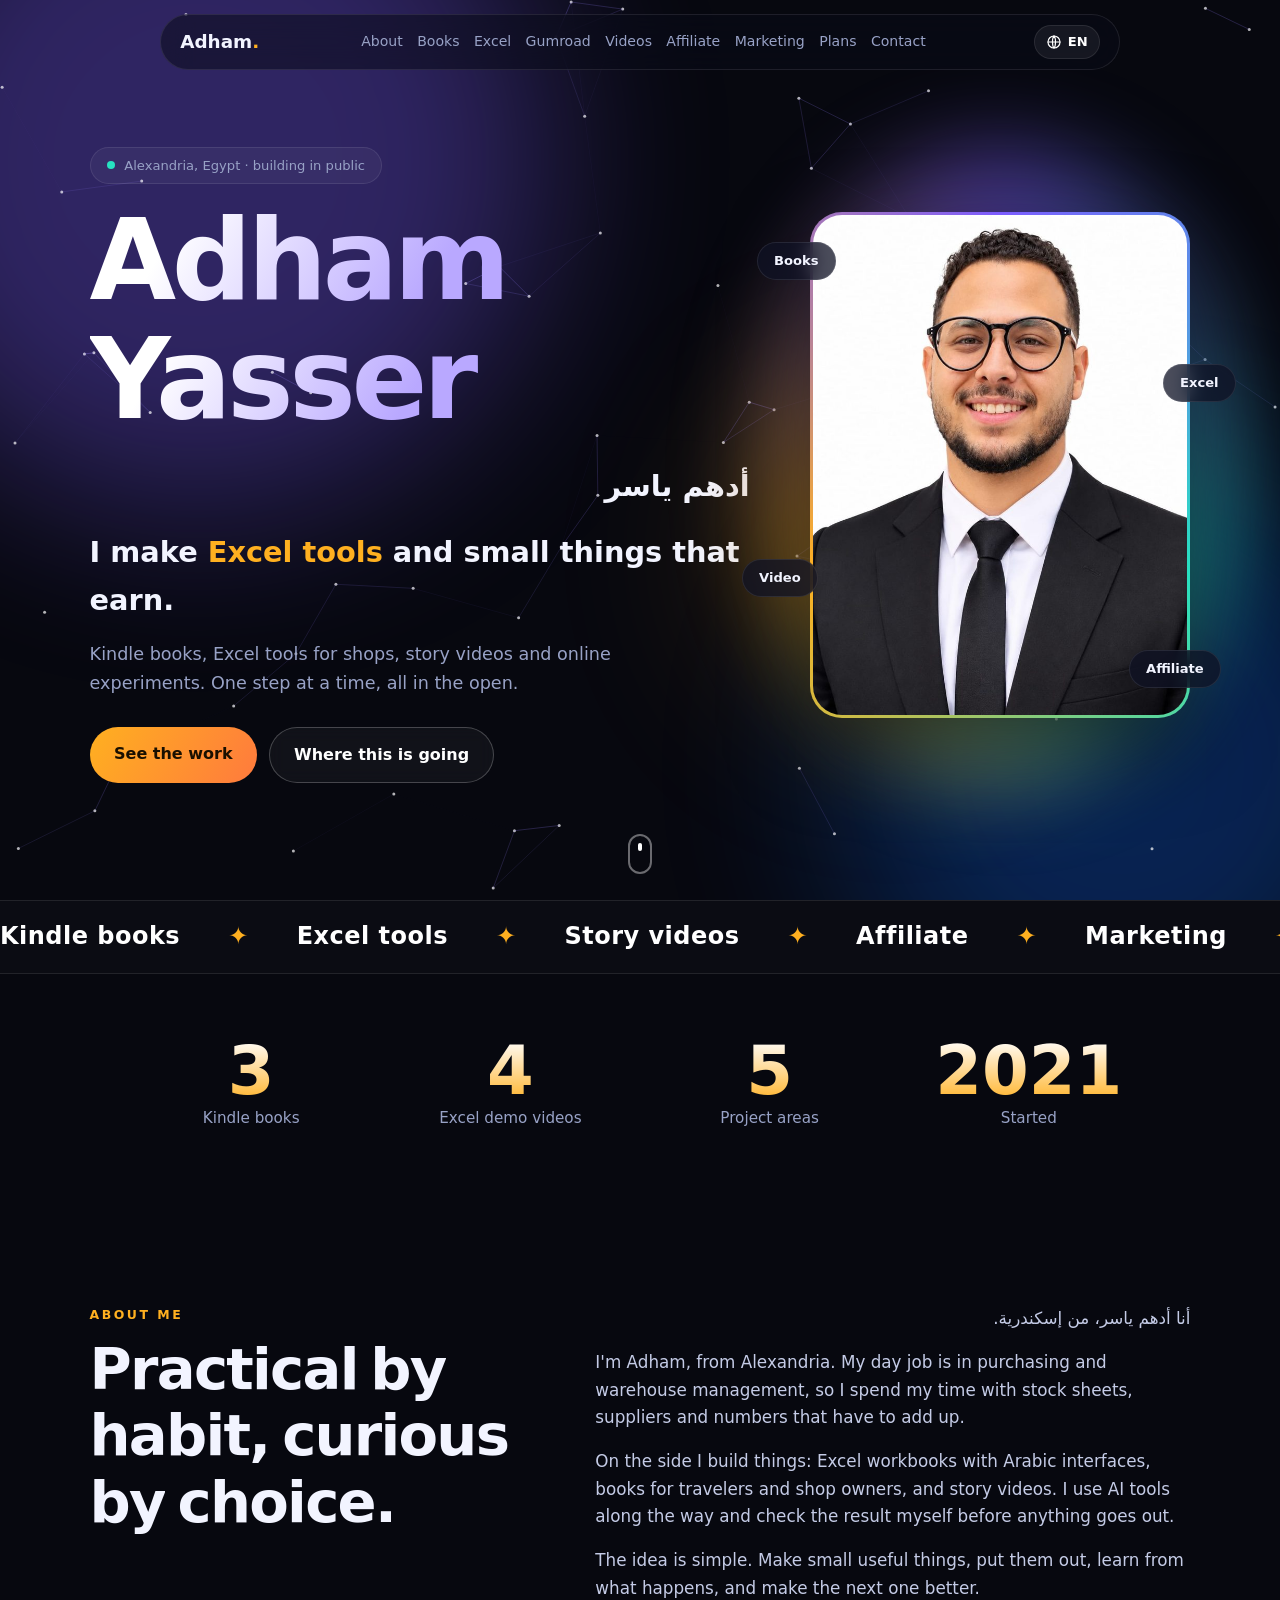
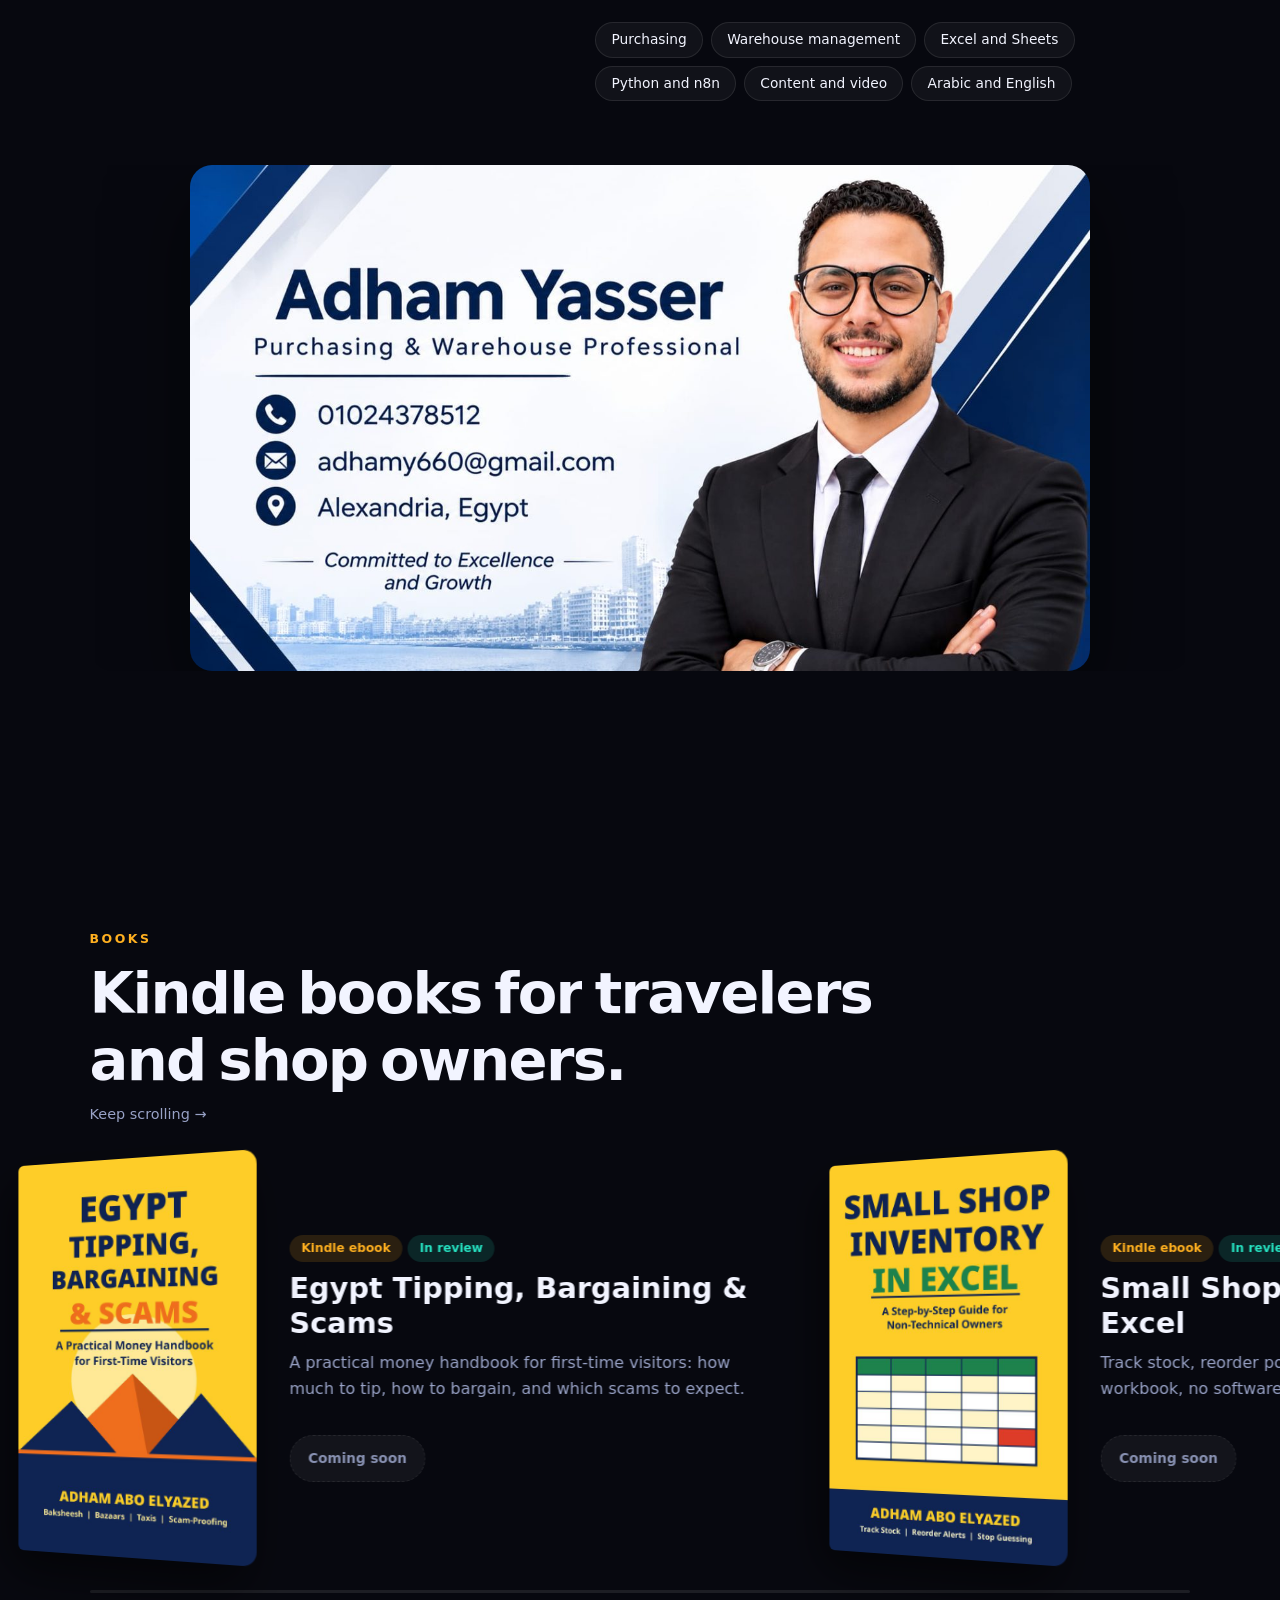
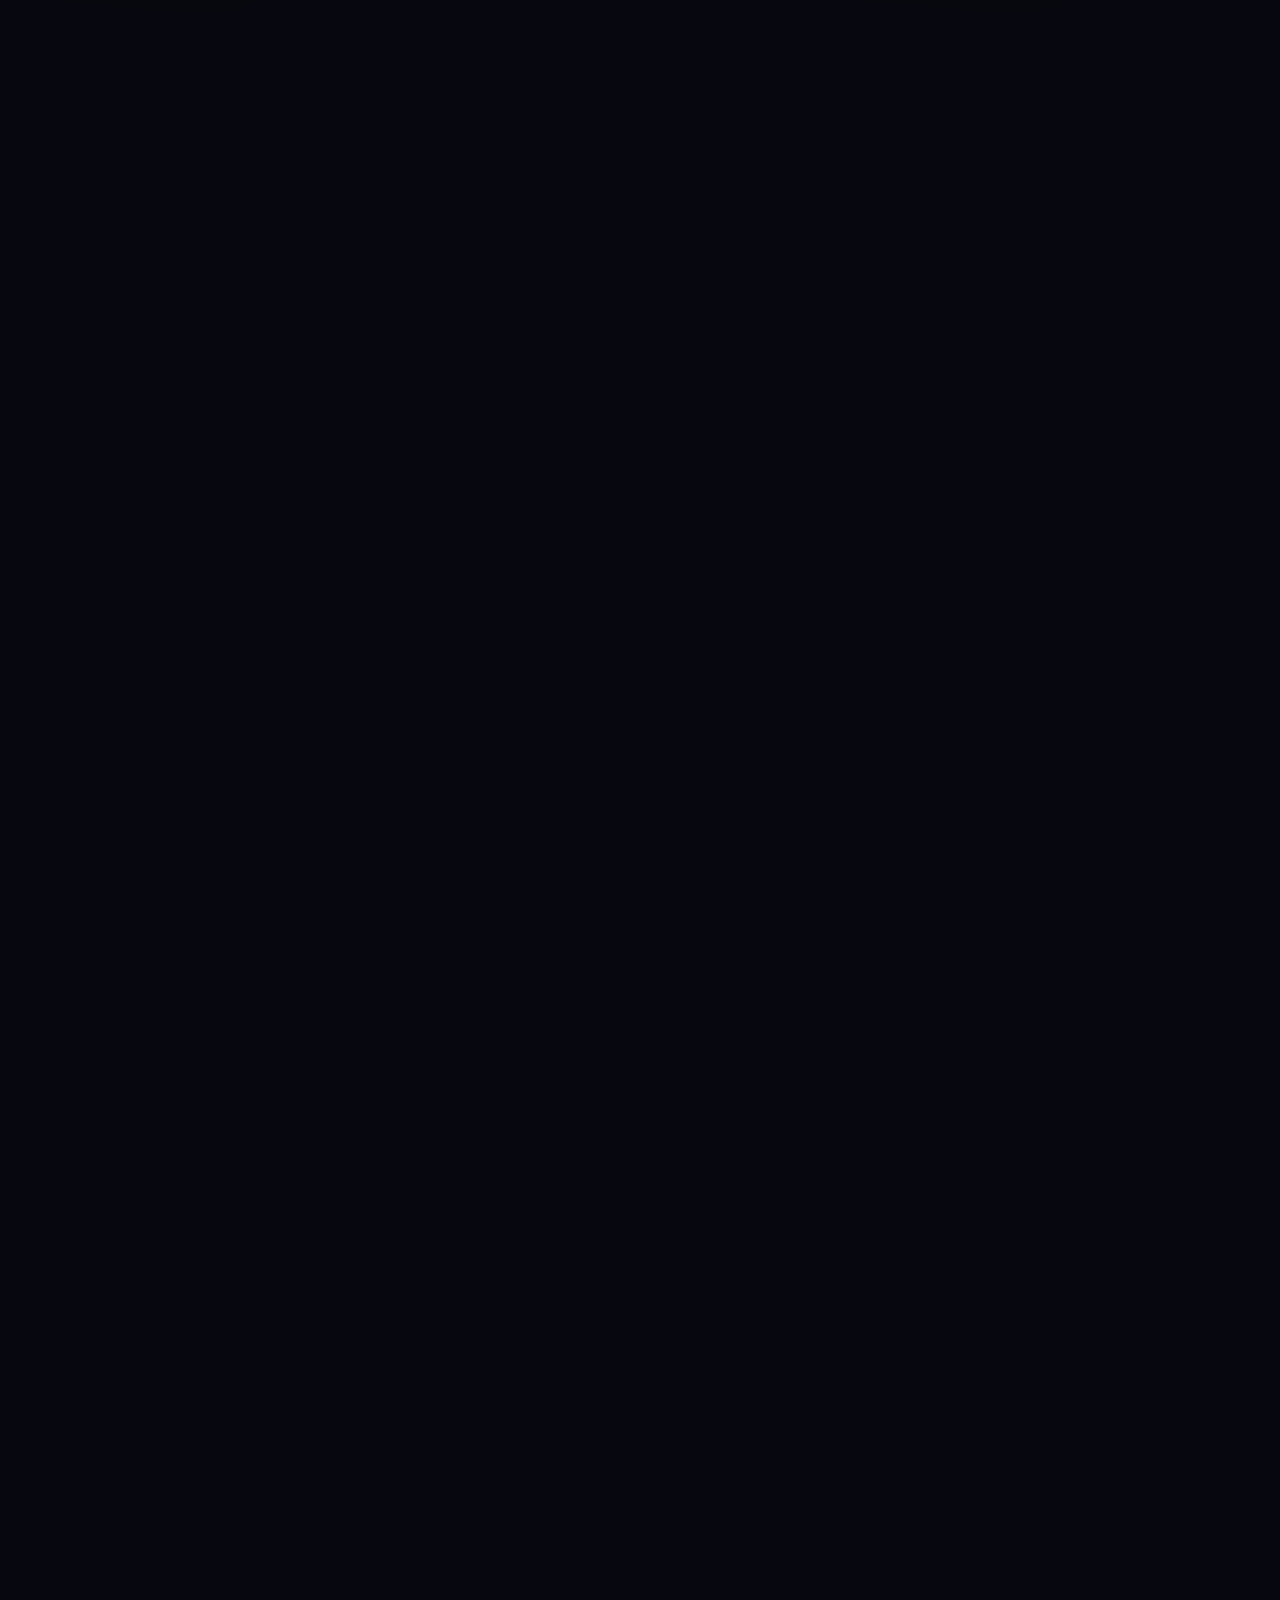
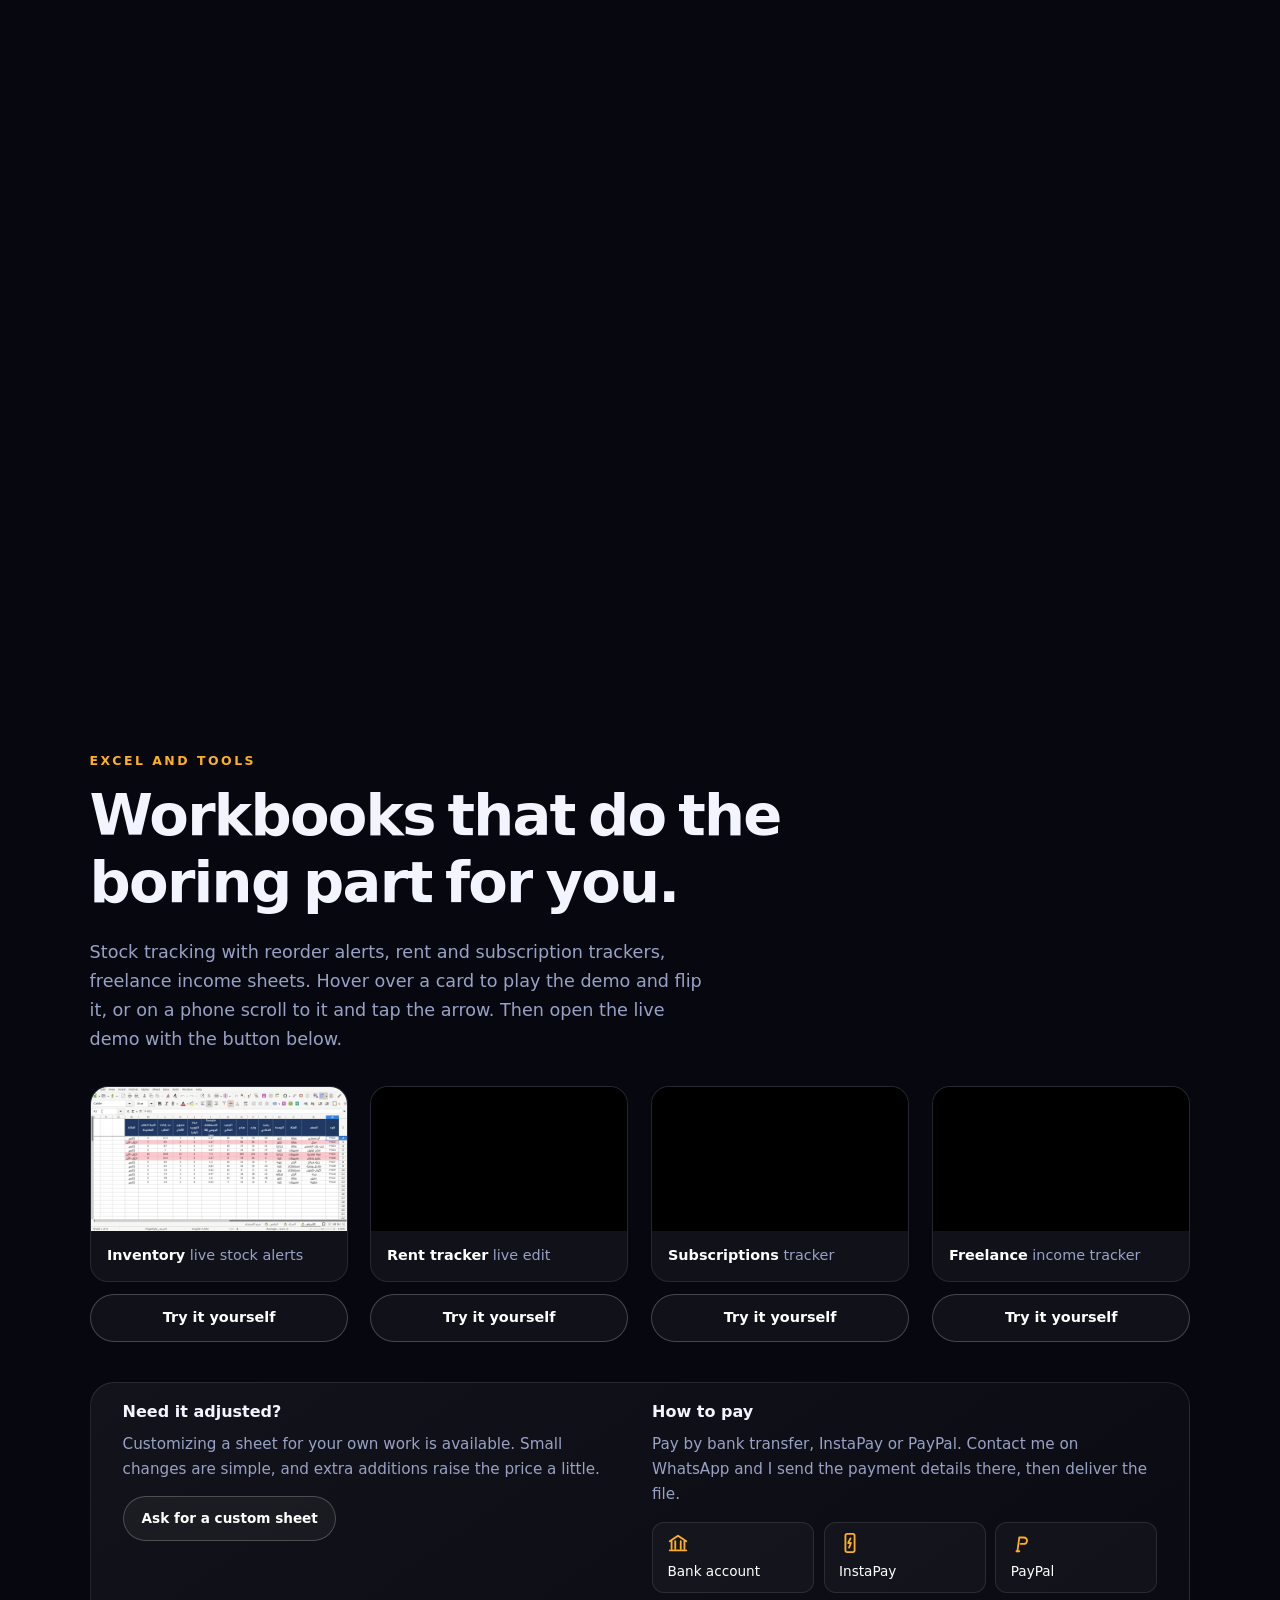
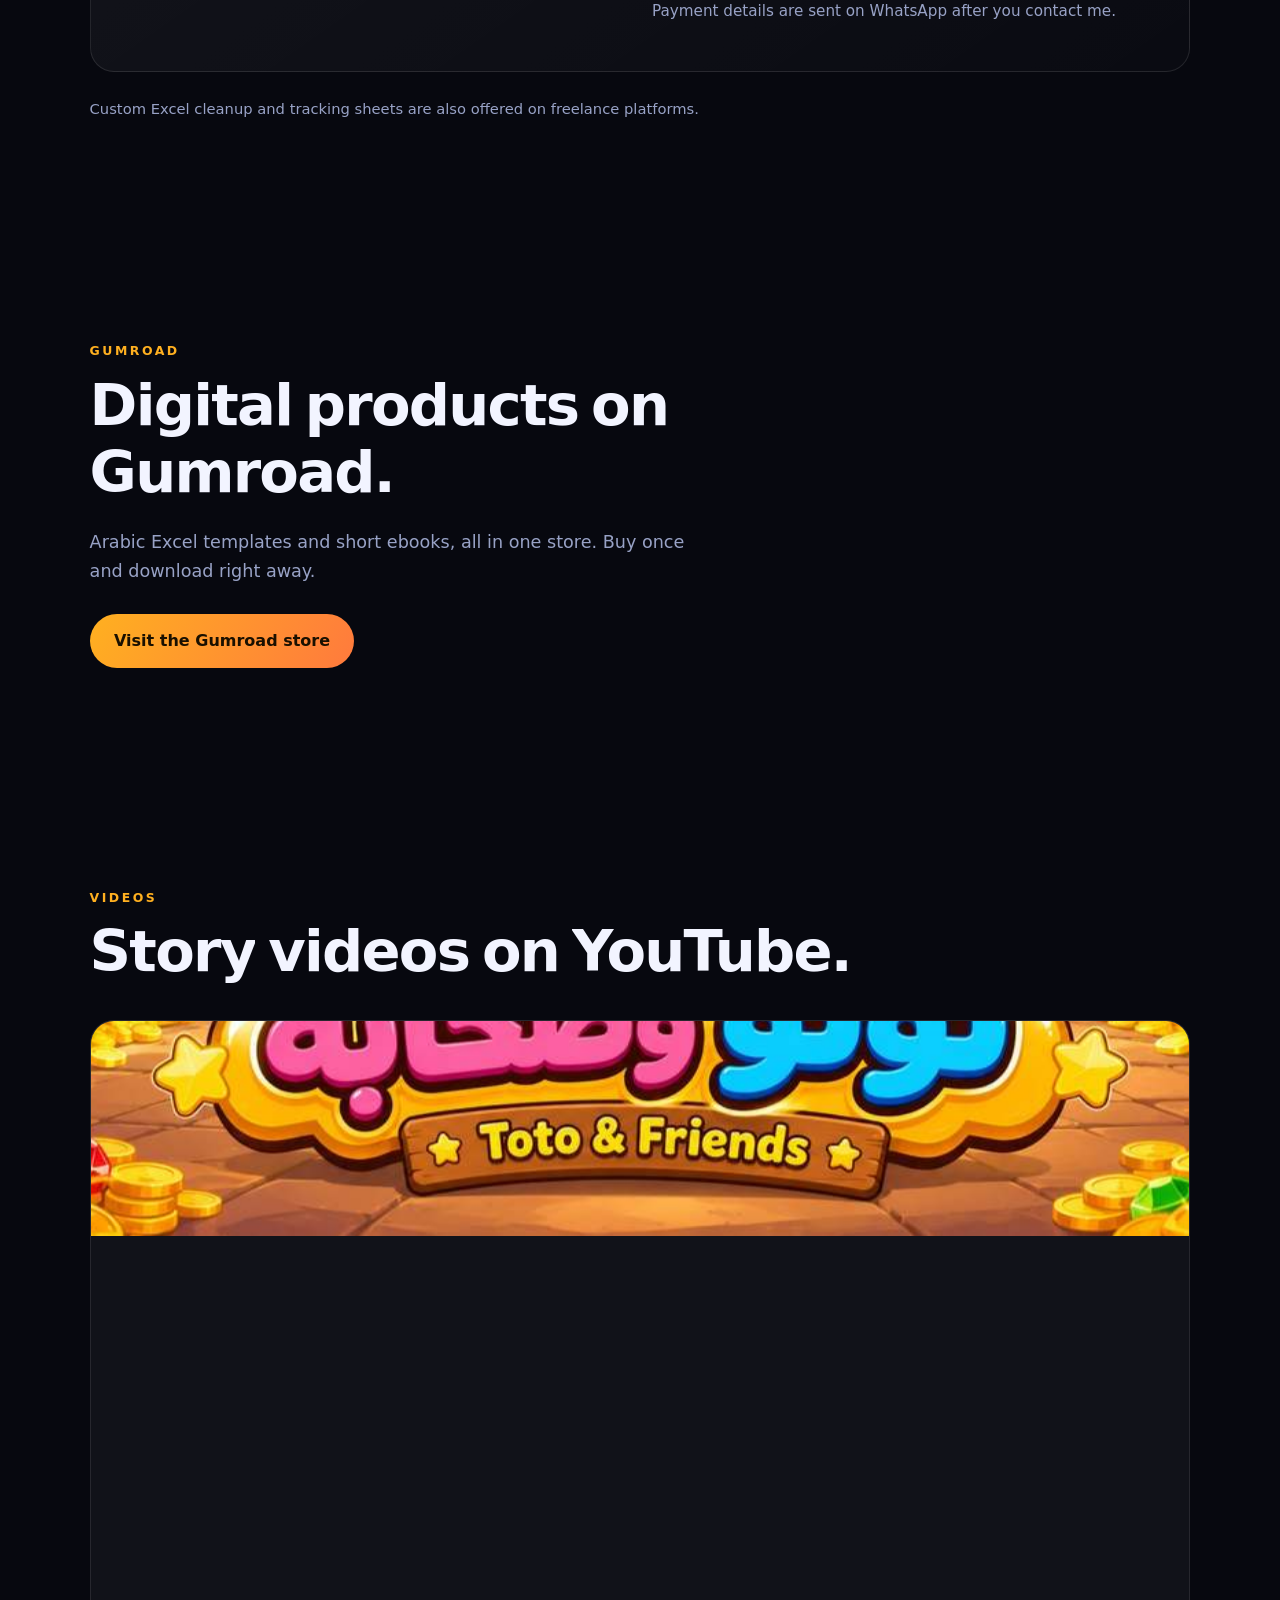
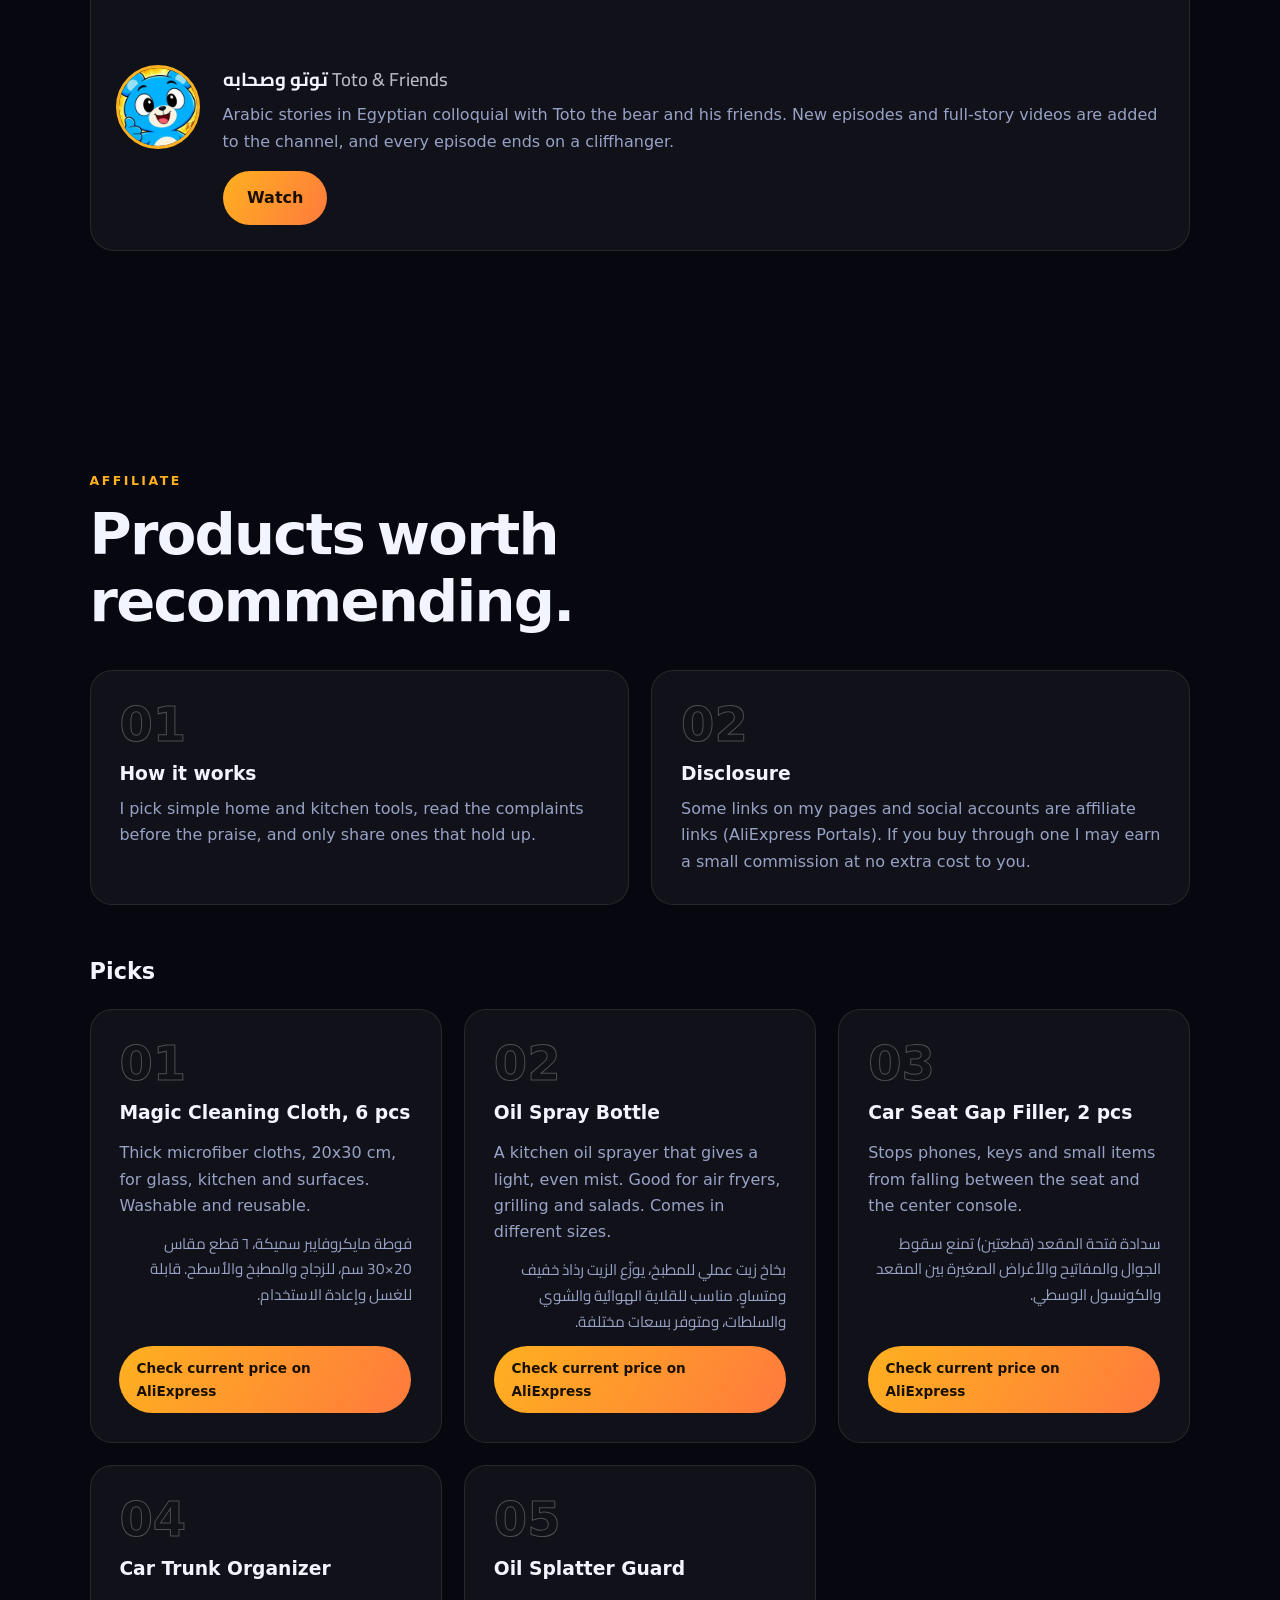
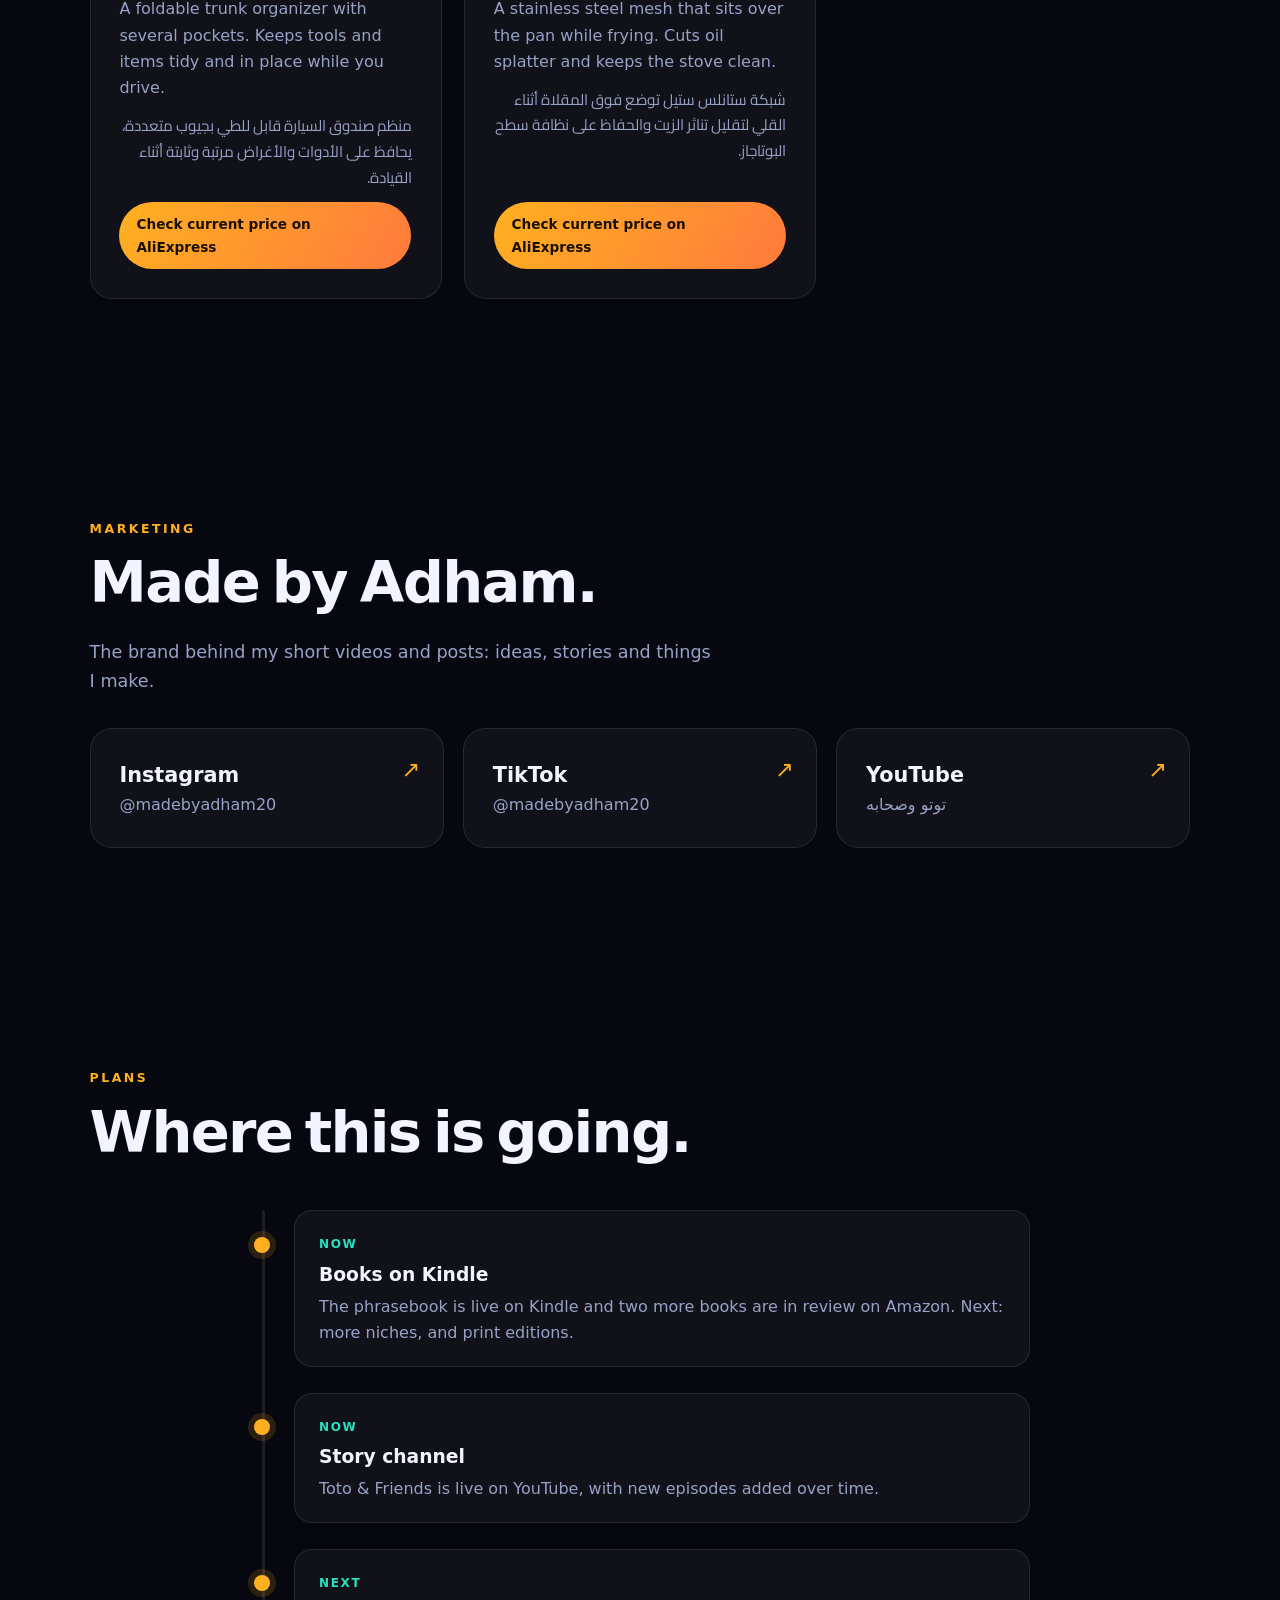
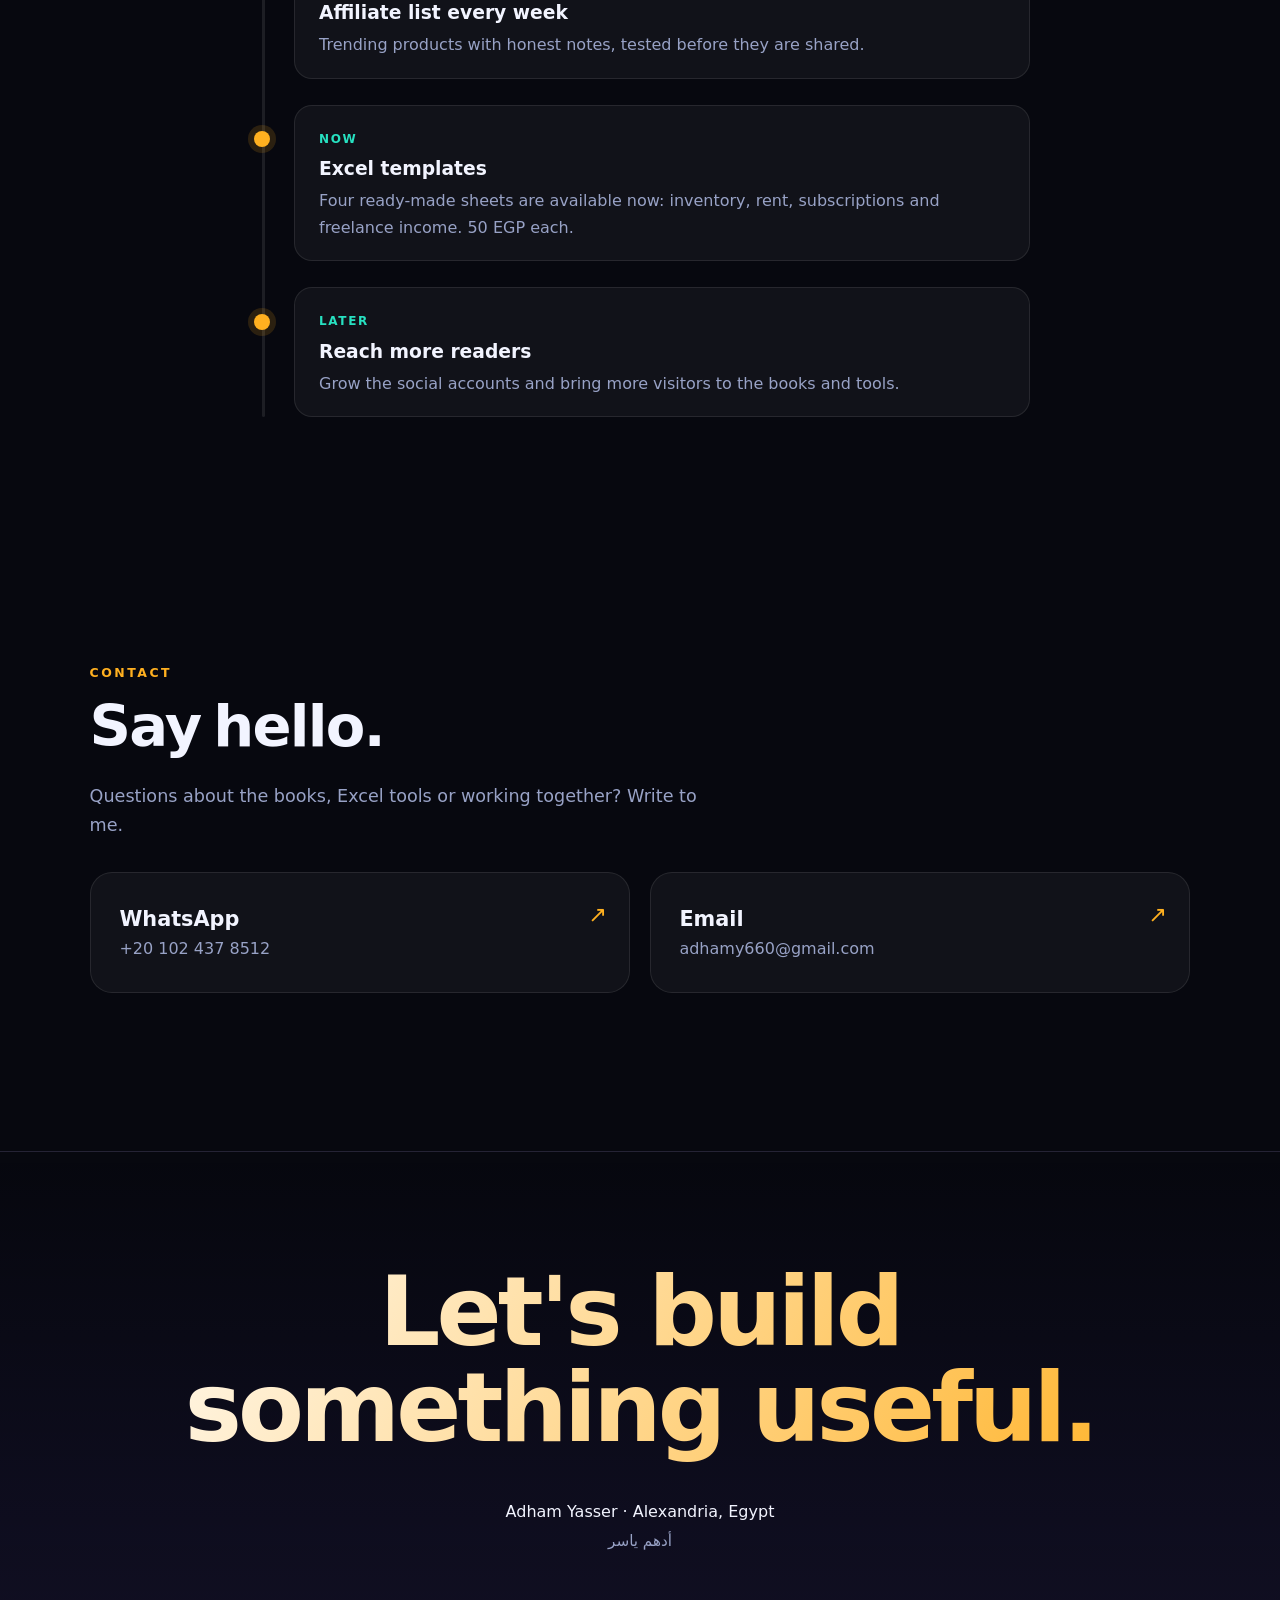
<file: index.html>
<!doctype html>
<html lang="en">
<head>
<meta charset="utf-8">
<meta name="viewport" content="width=device-width,initial-scale=1">
<title>Adham Yasser (أدهم ياسر) | Books and Excel sheets, Alexandria, Egypt</title>
<meta name="description" content="Adham Yasser (أدهم ياسر) from Alexandria, Egypt. Excel sheets for small shops, rent and freelance tracking, Egypt travel guides on Kindle (in review) and Arabic story videos.">
<link rel="canonical" href="https://adhamyasser20-hub.github.io/">
<meta name="robots" content="index,follow,max-image-preview:large">
<meta name="author" content="Adham Yasser">
<meta property="og:type" content="website">
<meta property="og:site_name" content="Adham Yasser">
<meta property="og:url" content="https://adhamyasser20-hub.github.io/">
<meta property="og:title" content="Adham Yasser (أدهم ياسر) | Books and Excel sheets, Alexandria, Egypt">
<meta property="og:description" content="Adham Yasser (أدهم ياسر) from Alexandria, Egypt. Excel sheets for small shops, rent and freelance tracking, Egypt travel guides on Kindle (in review) and Arabic story videos.">
<meta property="og:locale" content="en_US">
<meta property="og:locale:alternate" content="ar_EG">
<meta property="og:locale:alternate" content="es_ES">
<meta property="og:locale:alternate" content="fr_FR">
<meta property="og:image" content="https://drive.google.com/uc?export=view&amp;id=1zVsac3iAXcwy28bK6l0Ujgr1LiE1mjVp">
<meta property="og:image:type" content="image/png">
<meta property="og:image:width" content="1200">
<meta property="og:image:height" content="630">
<meta property="og:image:alt" content="Adham. logo on a dark background">
<meta name="twitter:image" content="https://drive.google.com/uc?export=view&amp;id=1zVsac3iAXcwy28bK6l0Ujgr1LiE1mjVp">
<meta name="twitter:card" content="summary_large_image">
<meta name="twitter:title" content="Adham Yasser (أدهم ياسر) | Books and Excel sheets, Alexandria, Egypt">
<meta name="twitter:description" content="Adham Yasser (أدهم ياسر) from Alexandria, Egypt. Excel sheets for small shops, rent and freelance tracking, Egypt travel guides on Kindle (in review) and Arabic story videos.">
<link rel="icon" href="favicon.svg?v=20261126s" type="image/svg+xml" sizes="any">
<link rel="icon" href="[data-uri]" type="image/png" sizes="48x48">
<link rel="apple-touch-icon" href="[data-uri]">
<meta name="theme-color" content="#07080f">
<link rel="stylesheet" href="style.css?v=20261127a">
<script type="application/ld+json">{"@context": "https://schema.org", "@graph": [{"@type": "Person", "@id": "https://adhamyasser20-hub.github.io/#person", "name": "Adham Yasser", "alternateName": ["أدهم ياسر", "أدهم ياسر عزت", "Adham Yasser Alexandria", "Adham Abo Elyazed"], "url": "https://adhamyasser20-hub.github.io/", "jobTitle": "Purchasing and warehouse management professional", "description": "Builds Excel sheets for small shops and freelancers, writes Egypt travel guides and makes Arabic story videos.", "knowsAbout": ["Excel", "Inventory management", "Purchasing", "Warehouse management", "Egypt travel", "Arabic stories"], "homeLocation": {"@type": "Place", "name": "Alexandria, Egypt"}, "nationality": {"@type": "Country", "name": "Egypt"}, "sameAs": ["https://www.instagram.com/madebyadham20", "https://www.tiktok.com/@madebyadham20", "https://www.youtube.com/@7awaditWelahaHekaya", "https://www.linkedin.com/in/adham-yasser-"]}, {"@type": "WebSite", "@id": "https://adhamyasser20-hub.github.io/#website", "url": "https://adhamyasser20-hub.github.io/", "name": "Adham Yasser", "alternateName": "أدهم ياسر", "inLanguage": ["en", "ar", "es", "fr"], "publisher": {"@id": "https://adhamyasser20-hub.github.io/#person"}, "author": {"@id": "https://adhamyasser20-hub.github.io/#person"}}]}</script>
</head>
<body>
<div class="loader" id="loader"><span>Adham<i>.</i></span></div>
<div class="progress" id="progress"></div>
<div class="cursor" id="cursor"></div>
<div class="aurora" aria-hidden="true"><i></i><i></i><i></i></div>

<header class="nav" id="nav">
  <a class="brand" href="#top">Adham<span>.</span></a>
  <nav id="menu">
    <a href="#about">About</a><a href="#books">Books</a><a href="#excel">Excel</a><a href="#gumroad">Gumroad</a><a href="#videos">Videos</a><a href="#affiliate">Affiliate</a><a href="#marketing">Marketing</a><a href="#plans">Plans</a><a href="#contact">Contact</a>
  </nav>
  <button class="burger" id="burger" aria-label="Menu" aria-expanded="false"><i></i><i></i></button>
</header>

<main id="top">
<!-- HERO -->
<section class="hero" id="hero">
  <canvas id="net" aria-hidden="true"></canvas>
  <div class="hero-in">
    <div class="hero-text">
      <p class="pill reveal"><b></b> Alexandria, Egypt · building in public</p>
      <h1 data-split>Adham Yasser</h1>
      <p class="sub reveal d1" lang="ar" dir="rtl">أدهم ياسر</p>
      <p class="sub reveal d2">I make <span class="rotator" id="rotator"><span>books</span></span> and small things that earn.</p>
      <p class="lead reveal d3">Kindle books, Excel tools for shops, story videos and online experiments. One step at a time, all in the open.</p>
      <div class="cta reveal d4"><a class="btn magnet" href="#books"><span>See the work</span></a><a class="btn ghost magnet" href="#plans"><span>Where this is going</span></a></div>
    </div>
    <div class="hero-photo reveal d2" id="photoWrap">
      <div class="glow"></div>
      <div class="frame"><img data-asset="adham.jpg" alt="Portrait of Adham Yasser" width="360" height="480"></div>
      <span class="chip c1">Books</span><span class="chip c2">Excel</span><span class="chip c3">Video</span><span class="chip c4">Affiliate</span>
    </div>
  </div>
  <a class="scroll-hint" href="#about" aria-label="Scroll down"><span></span></a>
</section>

<div class="marquee" aria-hidden="true"><div class="track"><span>Kindle books</span><span>Excel tools</span><span>Story videos</span><span>Affiliate</span><span>Marketing</span><span>Warehouse know-how</span><span>Kindle books</span><span>Excel tools</span><span>Story videos</span><span>Affiliate</span><span>Marketing</span><span>Warehouse know-how</span><span>Kindle books</span><span>Excel tools</span><span>Story videos</span><span>Affiliate</span><span>Marketing</span><span>Warehouse know-how</span><span>Kindle books</span><span>Excel tools</span><span>Story videos</span><span>Affiliate</span><span>Marketing</span><span>Warehouse know-how</span></div></div>

<!-- STATS -->
<section class="stats">
  <div class="stat reveal"><b data-count="3">0</b><span>Kindle books</span></div>
  <div class="stat reveal d1"><b data-count="4">0</b><span>Excel demo videos</span></div>
  <div class="stat reveal d2"><b data-count="5">0</b><span>Project areas</span></div>
  <div class="stat reveal d3"><b data-count="2021">0</b><span>Started</span></div>
</section>

<!-- ABOUT -->
<section id="about" class="sec">
  <div class="split">
    <div>
      <p class="eyebrow reveal">About me</p>
      <h2 data-split>Practical by habit, curious by choice.</h2>
    </div>
    <div class="about-copy">
      <p class="reveal" lang="ar" dir="rtl">أنا أدهم ياسر، من إسكندرية.</p>
      <p class="reveal">I'm Adham, from Alexandria. My day job is in purchasing and warehouse management, so I spend my time with stock sheets, suppliers and numbers that have to add up.</p>
      <p class="reveal d1">On the side I build things: Excel workbooks with Arabic interfaces, books for travelers and shop owners, and story videos. I use AI tools along the way and check the result myself before anything goes out.</p>
      <p class="reveal d2">The idea is simple. Make small useful things, put them out, learn from what happens, and make the next one better.</p>
      <ul class="chips reveal d3"><li>Purchasing</li><li>Warehouse management</li><li>Excel and Sheets</li><li>Python and n8n</li><li>Content and video</li><li>Arabic and English</li></ul>
    </div>
  </div>
  <figure class="bizcard reveal tilt"><img data-asset="card.jpg" alt="Adham Yasser, Purchasing and Warehouse Professional, Alexandria, Egypt" loading="lazy"></figure>
</section>

<!-- BOOKS: pinned horizontal scroll -->
<section id="books" class="hscroll" data-hscroll>
  <div class="pin">
    <div class="books-head"><p class="eyebrow">Books</p><h2 data-split>Kindle books for travelers and shop owners.</h2><p class="hint">Keep scrolling <span>→</span></p></div>
    <div class="htrack">
      <article class="bk">
        <div class="cover"><img data-asset="book-phrasebook.jpg" alt="Cover of Egyptian Arabic Phrasebook for First-Time Visitors" loading="lazy"></div>
        <div class="bk-info"><span class="tag">Kindle ebook</span> <span class="tag st">Live on Kindle</span><h3>Egyptian Arabic Phrasebook for First-Time Visitors</h3><p>Real phrases for real situations, with simple pronunciation. Cafes, taxis, hotels and your first day.</p><a class="btn magnet bk-btn" href="https://www.amazon.com/dp/B0HDN91PZ4" target="_blank" rel="noopener"><span>Available now on Kindle</span></a></div>
      </article>
      <article class="bk">
        <div class="cover"><img data-asset="book-egypt-money.jpg" alt="Cover of Egypt Tipping, Bargaining and Scams" loading="lazy"></div>
        <div class="bk-info"><span class="tag">Kindle ebook</span> <span class="tag st">In review</span><h3>Egypt Tipping, Bargaining &amp; Scams</h3><p>A practical money handbook for first-time visitors: how much to tip, how to bargain, and which scams to expect.</p><span class="btn bk-btn soon" aria-disabled="true" role="button" tabindex="-1"><span>Coming soon</span></span></div>
      </article>
      <article class="bk">
        <div class="cover"><img data-asset="book-inventory.jpg" alt="Cover of Small Shop Inventory in Excel" loading="lazy"></div>
        <div class="bk-info"><span class="tag">Kindle ebook</span> <span class="tag st">In review</span><h3>Small Shop Inventory in Excel</h3><p>Track stock, reorder points and stock value with a simple workbook, no software to buy.</p><span class="btn bk-btn soon" aria-disabled="true" role="button" tabindex="-1"><span>Coming soon</span></span></div>
      </article>
      <article class="bk end"><div class="bk-info"><h3>More on the way.</h3><p>The phrasebook is now live on Kindle. Store links are added here as each book goes live.</p><a class="btn magnet" href="#excel"><span>Next: Excel tools</span></a></div></article>
    </div>
    <div class="hbar"><i id="hbar"></i></div>
  </div>
</section>

<!-- EXCEL -->
<section id="excel" class="sec">
  <p class="eyebrow reveal">Excel and tools</p>
  <h2 data-split>Workbooks that do the boring part for you.</h2>
  <p class="lead reveal d1">Stock tracking with reorder alerts, rent and subscription trackers, freelance income sheets. Hover over a card to play the demo and flip it, or on a phone scroll to it and tap the arrow. Then open the live demo with the button below.</p>
  <div class="videos">
    <figure class="vid reveal"><div class="flip"><div class="face front"><button type="button" class="flipbtn" aria-label="Flip card"><svg viewBox="0 0 24 24" width="18" height="18" fill="none" stroke="currentColor" stroke-width="2" stroke-linecap="round" stroke-linejoin="round"><path d="M5 12h14M13 6l6 6-6 6"/></svg></button><video muted loop playsinline preload="metadata" data-poster="poster-inventory.jpg" data-asset="inventory.mp4"></video><figcaption><b>Inventory</b> live stock alerts</figcaption></div><div class="face back"><button type="button" class="flipbtn" aria-label="Flip card"><svg viewBox="0 0 24 24" width="18" height="18" fill="none" stroke="currentColor" stroke-width="2" stroke-linecap="round" stroke-linejoin="round"><path d="M5 12h14M13 6l6 6-6 6"/></svg></button><b>Inventory</b><p>Get this sheet for 50 EGP</p><a class="btn" data-wa="order:inv" href="https://wa.me/201024378512?text=Hi+Adham%2C+I%27d+like+to+order+the+Inventory+Excel+sheet." target="_blank" rel="noopener"><span>Order on WhatsApp</span></a></div></div><a class="btn ghost trybtn" href="try.html#inv"><span>Try it yourself</span></a></figure>
    <figure class="vid reveal d1"><div class="flip"><div class="face front"><button type="button" class="flipbtn" aria-label="Flip card"><svg viewBox="0 0 24 24" width="18" height="18" fill="none" stroke="currentColor" stroke-width="2" stroke-linecap="round" stroke-linejoin="round"><path d="M5 12h14M13 6l6 6-6 6"/></svg></button><video muted loop playsinline preload="metadata" data-asset="rent.mp4"></video><figcaption><b>Rent tracker</b> live edit</figcaption></div><div class="face back"><button type="button" class="flipbtn" aria-label="Flip card"><svg viewBox="0 0 24 24" width="18" height="18" fill="none" stroke="currentColor" stroke-width="2" stroke-linecap="round" stroke-linejoin="round"><path d="M5 12h14M13 6l6 6-6 6"/></svg></button><b>Rent tracker</b><p>Get this sheet for 50 EGP</p><a class="btn" data-wa="order:rent" href="https://wa.me/201024378512?text=Hi+Adham%2C+I%27d+like+to+order+the+Rent+tracker+Excel+sheet." target="_blank" rel="noopener"><span>Order on WhatsApp</span></a></div></div><a class="btn ghost trybtn" href="try.html#rent"><span>Try it yourself</span></a></figure>
    <figure class="vid reveal d2"><div class="flip"><div class="face front"><button type="button" class="flipbtn" aria-label="Flip card"><svg viewBox="0 0 24 24" width="18" height="18" fill="none" stroke="currentColor" stroke-width="2" stroke-linecap="round" stroke-linejoin="round"><path d="M5 12h14M13 6l6 6-6 6"/></svg></button><video muted loop playsinline preload="metadata" data-asset="subscriptions.mp4"></video><figcaption><b>Subscriptions</b> tracker</figcaption></div><div class="face back"><button type="button" class="flipbtn" aria-label="Flip card"><svg viewBox="0 0 24 24" width="18" height="18" fill="none" stroke="currentColor" stroke-width="2" stroke-linecap="round" stroke-linejoin="round"><path d="M5 12h14M13 6l6 6-6 6"/></svg></button><b>Subscriptions</b><p>Get this sheet for 50 EGP</p><a class="btn" data-wa="order:sub" href="https://wa.me/201024378512?text=Hi+Adham%2C+I%27d+like+to+order+the+Subscriptions+Excel+sheet." target="_blank" rel="noopener"><span>Order on WhatsApp</span></a></div></div><a class="btn ghost trybtn" href="try.html#sub"><span>Try it yourself</span></a></figure>
    <figure class="vid reveal d3"><div class="flip"><div class="face front"><button type="button" class="flipbtn" aria-label="Flip card"><svg viewBox="0 0 24 24" width="18" height="18" fill="none" stroke="currentColor" stroke-width="2" stroke-linecap="round" stroke-linejoin="round"><path d="M5 12h14M13 6l6 6-6 6"/></svg></button><video muted loop playsinline preload="metadata" data-asset="freelance.mp4"></video><figcaption><b>Freelance</b> income tracker</figcaption></div><div class="face back"><button type="button" class="flipbtn" aria-label="Flip card"><svg viewBox="0 0 24 24" width="18" height="18" fill="none" stroke="currentColor" stroke-width="2" stroke-linecap="round" stroke-linejoin="round"><path d="M5 12h14M13 6l6 6-6 6"/></svg></button><b>Freelance</b><p>Get this sheet for 50 EGP</p><a class="btn" data-wa="order:fl" href="https://wa.me/201024378512?text=Hi+Adham%2C+I%27d+like+to+order+the+Freelance+income+Excel+sheet." target="_blank" rel="noopener"><span>Order on WhatsApp</span></a></div></div><a class="btn ghost trybtn" href="try.html#fl"><span>Try it yourself</span></a></figure>
  </div>
  <div class="order reveal" id="order">
    <div class="ord-info">
      <div><b>Need it adjusted?</b><p>Customizing a sheet for your own work is available. Small changes are simple, and extra additions raise the price a little.</p><a class="btn ghost" data-wa="custom" href="https://wa.me/201024378512?text=Hi+Adham%2C+I%27d+like+a+custom+Excel+sheet+for+my+work." target="_blank" rel="noopener"><span>Ask for a custom sheet</span></a></div>
      <div><b>How to pay</b><p>Pay by bank transfer, InstaPay or PayPal. Contact me on WhatsApp and I send the payment details there, then deliver the file.</p><ul class="pay icons"><li><span class="pi"><svg viewBox="0 0 24 24" width="22" height="22" fill="none" stroke="currentColor" stroke-width="2" stroke-linecap="round" stroke-linejoin="round"><path d="M3 10l9-6 9 6M5 10v8M9 10v8M15 10v8M19 10v8M3 20h18"/></svg></span><span>Bank account</span></li><li><span class="pi"><svg viewBox="0 0 24 24" width="22" height="22" fill="none" stroke="currentColor" stroke-width="2" stroke-linecap="round" stroke-linejoin="round"><rect x="7" y="2" width="10" height="20" rx="2"/><path d="M12.5 7l-2.5 5h3l-2 5"/></svg></span><span>InstaPay</span></li><li><span class="pi"><svg viewBox="0 0 24 24" width="22" height="22" fill="none" stroke="currentColor" stroke-width="2" stroke-linecap="round" stroke-linejoin="round"><path d="M7 21l2-15h5a3.5 3.5 0 010 7H10.5"/><path d="M6 21h3"/></svg></span><span>PayPal</span></li></ul><p class="pnote">Payment details are sent on WhatsApp after you contact me.</p></div>
    </div>
  </div>
  <p class="note reveal">Custom Excel cleanup and tracking sheets are also offered on freelance platforms.</p>
</section>

<!-- GUMROAD -->
<section id="gumroad" class="sec">
  <p class="eyebrow reveal">Gumroad</p>
  <h2 data-split>Digital products on Gumroad.</h2>
  <p class="lead reveal d1">Arabic Excel templates and short ebooks, all in one store. Buy once and download right away.</p>
  <p class="reveal d2"><a class="btn magnet" href="https://adhamyasser.gumroad.com" target="_blank" rel="noopener"><span>Visit the Gumroad store</span></a></p>
</section>

<!-- VIDEOS -->
<section id="videos" class="sec">
  <p class="eyebrow reveal">Videos</p>
  <h2 data-split>Story videos on YouTube.</h2>
  <div class="channel reveal tilt">
    <div class="banner" style="aspect-ratio:16/9"><img src="[data-uri]" alt="Banner of the YouTube channel Toto &amp; Friends (توتو وصحابه)" loading="lazy" data-parallax></div>
    <div class="channel-info">
      <img class="avatar" src="[data-uri]" alt="Toto the blue bear" loading="lazy">
      <div><h3>توتو وصحابه <span style="font-family:inherit;font-weight:500;opacity:.75">Toto &amp; Friends</span></h3><p>Arabic stories in Egyptian colloquial with Toto the bear and his friends. New episodes and full-story videos are added to the channel, and every episode ends on a cliffhanger.</p>
      <a class="btn magnet" href="https://www.youtube.com/@7awaditWelahaHekaya" target="_blank" rel="noopener"><span>Watch</span></a></div>
    </div>
    <i class="glare"></i>
  </div>
</section>

<!-- AFFILIATE -->
<section id="affiliate" class="sec">
  <p class="eyebrow reveal">Affiliate</p>
  <h2 data-split>Products worth recommending.</h2>
  <div class="cards">
    <div class="card reveal tilt"><span class="num">01</span><h3>How it works</h3><p>I pick simple home and kitchen tools, read the complaints before the praise, and only share ones that hold up.</p><i class="glare"></i></div>
    <div class="card reveal d1 tilt"><span class="num">02</span><h3>Disclosure</h3><p>Some links on my pages and social accounts are affiliate links (AliExpress Portals). If you buy through one I may earn a small commission at no extra cost to you.</p><i class="glare"></i></div>
  </div>
  <h3 class="ph reveal">Picks</h3>
  <div class="cards picks">
    <div class="card prod reveal d1 tilt"><span class="num">01</span><h3>Magic Cleaning Cloth, 6 pcs</h3><p>Thick microfiber cloths, 20x30 cm, for glass, kitchen and surfaces. Washable and reusable.</p><p class="ar" dir="rtl" lang="ar">فوطة مايكروفايبر سميكة، ٦ قطع مقاس 20×30 سم، للزجاج والمطبخ والأسطح. قابلة للغسل وإعادة الاستخدام.</p><a class="btn" href="https://s.click.aliexpress.com/e/_c31FSi4D" target="_blank" rel="sponsored noopener"><span>Check current price on AliExpress</span></a><i class="glare"></i></div>
    <div class="card prod reveal d2 tilt"><span class="num">02</span><h3>Oil Spray Bottle</h3><p>A kitchen oil sprayer that gives a light, even mist. Good for air fryers, grilling and salads. Comes in different sizes.</p><p class="ar" dir="rtl" lang="ar">بخاخ زيت عملي للمطبخ، يوزّع الزيت رذاذ خفيف ومتساوٍ. مناسب للقلاية الهوائية والشوي والسلطات، ومتوفر بسعات مختلفة.</p><a class="btn" href="https://s.click.aliexpress.com/e/_c3qxTXTx" target="_blank" rel="sponsored noopener"><span>Check current price on AliExpress</span></a><i class="glare"></i></div>
    <div class="card prod reveal d0 tilt"><span class="num">03</span><h3>Car Seat Gap Filler, 2 pcs</h3><p>Stops phones, keys and small items from falling between the seat and the center console.</p><p class="ar" dir="rtl" lang="ar">سدادة فتحة المقعد (قطعتين) تمنع سقوط الجوال والمفاتيح والأغراض الصغيرة بين المقعد والكونسول الوسطي.</p><a class="btn" href="https://s.click.aliexpress.com/e/_c3JLsyWH" target="_blank" rel="sponsored noopener"><span>Check current price on AliExpress</span></a><i class="glare"></i></div>
    <div class="card prod reveal d1 tilt"><span class="num">04</span><h3>Car Trunk Organizer</h3><p>A foldable trunk organizer with several pockets. Keeps tools and items tidy and in place while you drive.</p><p class="ar" dir="rtl" lang="ar">منظم صندوق السيارة قابل للطي بجيوب متعددة، يحافظ على الأدوات والأغراض مرتبة وثابتة أثناء القيادة.</p><a class="btn" href="https://s.click.aliexpress.com/e/_c3ubLcOz" target="_blank" rel="sponsored noopener"><span>Check current price on AliExpress</span></a><i class="glare"></i></div>
    <div class="card prod reveal d2 tilt"><span class="num">05</span><h3>Oil Splatter Guard</h3><p>A stainless steel mesh that sits over the pan while frying. Cuts oil splatter and keeps the stove clean.</p><p class="ar" dir="rtl" lang="ar">شبكة ستانلس ستيل توضع فوق المقلاة أثناء القلي لتقليل تناثر الزيت والحفاظ على نظافة سطح البوتاجاز.</p><a class="btn" href="https://s.click.aliexpress.com/e/_c3DmDafB" target="_blank" rel="sponsored noopener"><span>Check current price on AliExpress</span></a><i class="glare"></i></div>
  </div>
</section>

<!-- MARKETING -->
<section id="marketing" class="sec">
  <p class="eyebrow reveal">Marketing</p>
  <h2 data-split>Made by Adham.</h2>
  <p class="lead reveal d1">The brand behind my short videos and posts: ideas, stories and things I make.</p>
  <div class="social">
    <a class="soc reveal magnet" href="https://www.instagram.com/madebyadham20" target="_blank" rel="noopener"><b>Instagram</b><span>@madebyadham20</span><em>↗</em></a>
    <a class="soc reveal d1 magnet" href="https://www.tiktok.com/@madebyadham20" target="_blank" rel="noopener"><b>TikTok</b><span>@madebyadham20</span><em>↗</em></a>
    <a class="soc reveal d2 magnet" href="https://www.youtube.com/@7awaditWelahaHekaya" target="_blank" rel="noopener"><b>YouTube</b><span>توتو وصحابه</span><em>↗</em></a>
  </div>
</section>

<!-- PLANS -->
<section id="plans" class="sec">
  <p class="eyebrow reveal">Plans</p>
  <h2 data-split>Where this is going.</h2>
  <ol class="timeline" id="timeline">
    <span class="line"><i id="lineFill"></i></span>
    <li class="reveal-left"><i></i><div><b>Now</b><h3>Books on Kindle</h3><p>The phrasebook is live on Kindle and two more books are in review on Amazon. Next: more niches, and print editions.</p></div></li>
    <li class="reveal-right"><i></i><div><b>Now</b><h3>Story channel</h3><p>Toto &amp; Friends is live on YouTube, with new episodes added over time.</p></div></li>
    <li class="reveal-left"><i></i><div><b>Next</b><h3>Affiliate list every week</h3><p>Trending products with honest notes, tested before they are shared.</p></div></li>
    <li class="reveal-right"><i></i><div><b>Now</b><h3>Excel templates</h3><p>Four ready-made sheets are available now: inventory, rent, subscriptions and freelance income. 50 EGP each.</p></div></li>
    <li class="reveal-left"><i></i><div><b>Later</b><h3>Reach more readers</h3><p>Grow the social accounts and bring more visitors to the books and tools.</p></div></li>
  </ol>
</section>
</main>

<!-- CONTACT -->
<section id="contact" class="sec">
  <p class="eyebrow reveal">Contact</p>
  <h2 data-split>Say hello.</h2>
  <p class="lead reveal d1">Questions about the books, Excel tools or working together? Write to me.</p>
  <div class="social">
    <a class="soc reveal magnet" data-wa="contact" href="https://wa.me/201024378512" target="_blank" rel="noopener"><b>WhatsApp</b><span>+20 102 437 8512</span><em>↗</em></a>
    <a class="soc reveal d1 magnet" href="mailto:adhamy660@gmail.com"><b>Email</b><span>adhamy660@gmail.com</span><em>↗</em></a>
  </div>
</section>

<footer>
  <h2 class="big">Let's build<br>something useful.</h2>
  <p>Adham Yasser · Alexandria, Egypt</p>
  <p lang="ar" dir="rtl" class="ar-name">أدهم ياسر</p>
</footer>
<script src="assets.js?v=20261126s"></script>
<script src="main.js?v=20261126s"></script>
<script src="i18n.js?v=20261127a"></script>
</body>
</html>
</file>
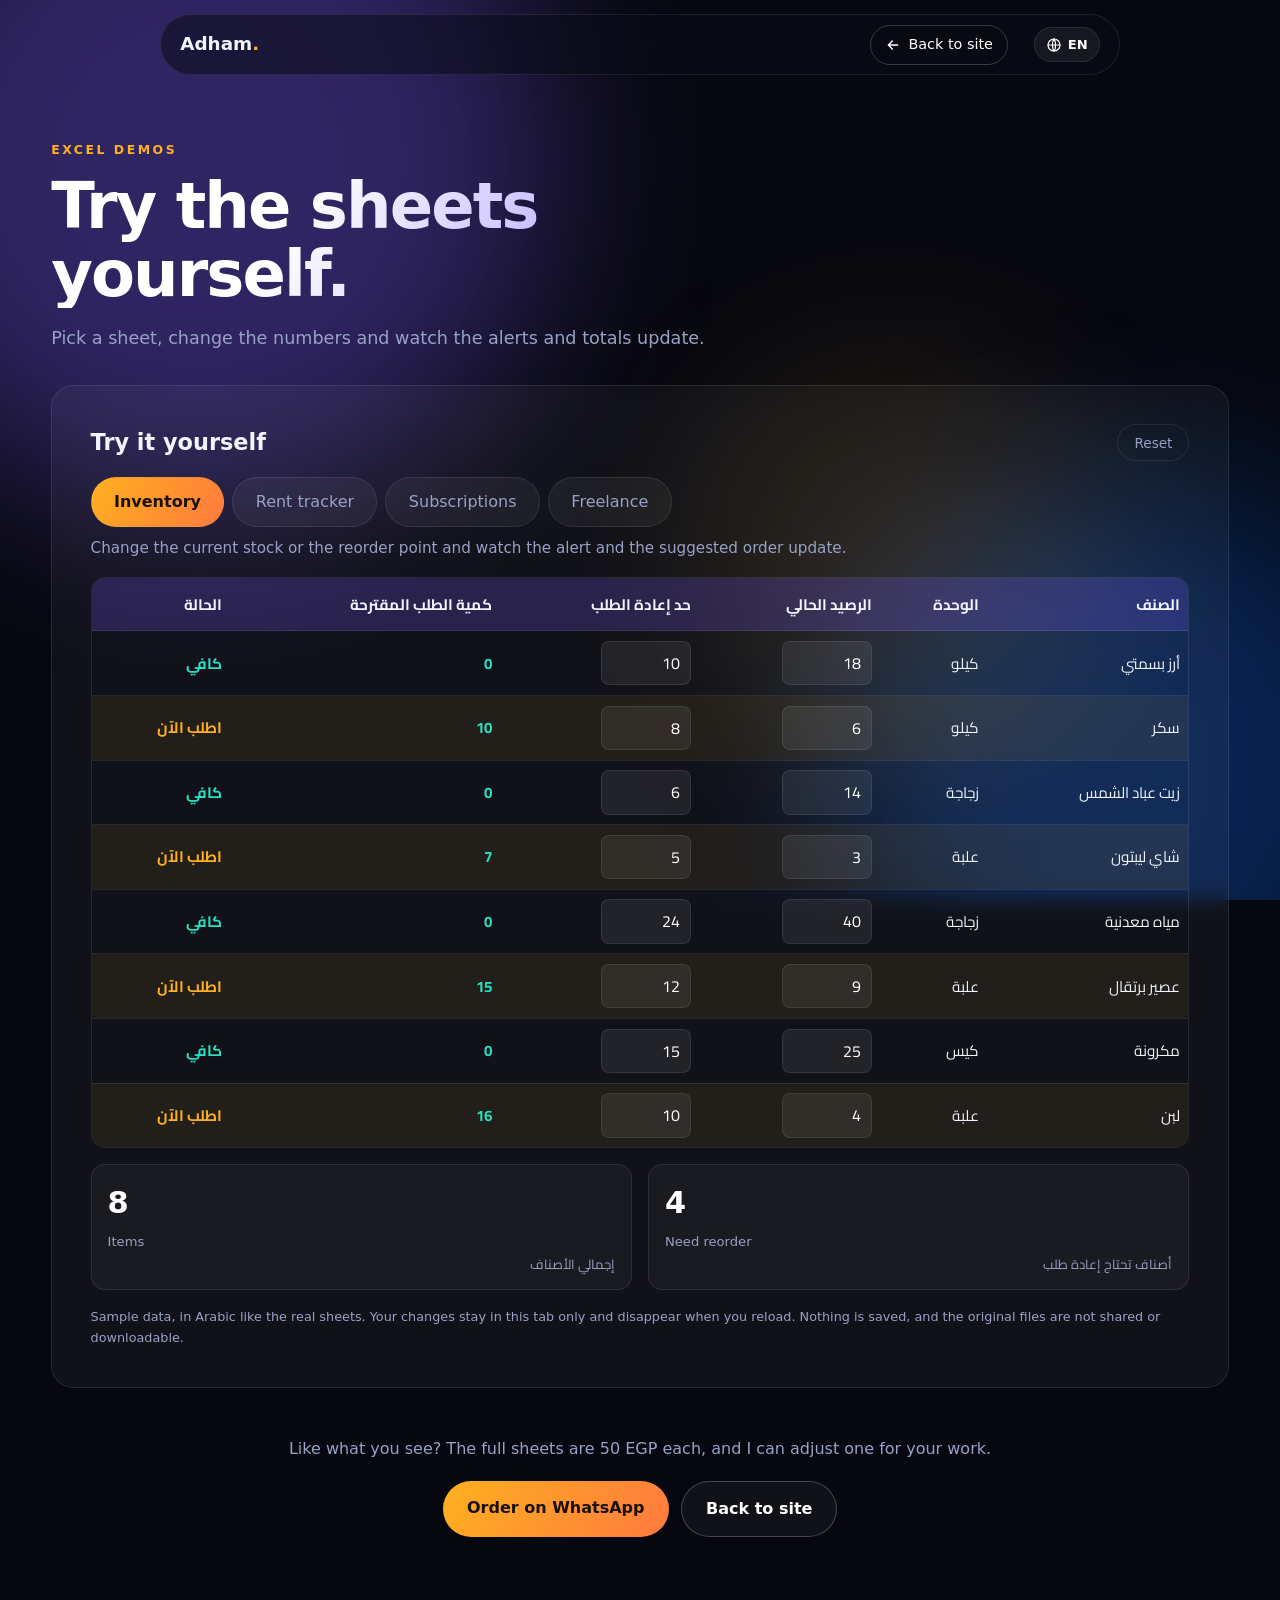
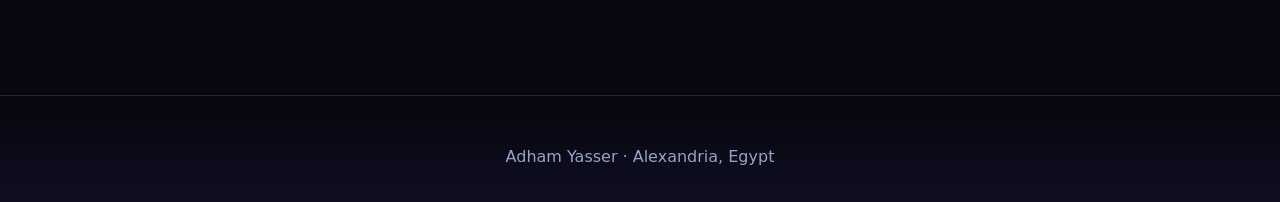
<file: try.html>
<!doctype html>
<html lang="en" data-page="try">
<head>
<meta charset="utf-8">
<meta name="viewport" content="width=device-width,initial-scale=1">
<title>Excel sheets: inventory, rent, subscriptions and freelance demos | Adham Yasser</title>
<meta name="description" content="Four live Excel sheet demos you can edit in your browser: inventory with reorder alerts, rent tracker, subscriptions and freelance income. 50 EGP each. Sample data, nothing is saved.">
<link rel="canonical" href="https://adhamyasser20-hub.github.io/try.html">
<meta name="robots" content="index,follow,max-image-preview:large">
<meta name="author" content="Adham Yasser">
<meta property="og:type" content="website">
<meta property="og:site_name" content="Adham Yasser">
<meta property="og:url" content="https://adhamyasser20-hub.github.io/try.html">
<meta property="og:title" content="Excel sheets: inventory, rent, subscriptions and freelance demos | Adham Yasser">
<meta property="og:description" content="Four live Excel sheet demos you can edit in your browser: inventory with reorder alerts, rent tracker, subscriptions and freelance income. 50 EGP each. Sample data, nothing is saved.">
<meta property="og:locale" content="en_US">
<meta property="og:locale:alternate" content="ar_EG">
<meta property="og:locale:alternate" content="es_ES">
<meta property="og:locale:alternate" content="fr_FR">
<meta property="og:image" content="https://drive.google.com/uc?export=view&amp;id=1zVsac3iAXcwy28bK6l0Ujgr1LiE1mjVp">
<meta property="og:image:type" content="image/png">
<meta property="og:image:width" content="1200">
<meta property="og:image:height" content="630">
<meta property="og:image:alt" content="Adham. logo on a dark background">
<meta name="twitter:image" content="https://drive.google.com/uc?export=view&amp;id=1zVsac3iAXcwy28bK6l0Ujgr1LiE1mjVp">
<meta name="twitter:card" content="summary_large_image">
<meta name="twitter:title" content="Excel sheets: inventory, rent, subscriptions and freelance demos | Adham Yasser">
<meta name="twitter:description" content="Four live Excel sheet demos you can edit in your browser: inventory with reorder alerts, rent tracker, subscriptions and freelance income. 50 EGP each. Sample data, nothing is saved.">
<link rel="icon" href="favicon.svg?v=20261126s" type="image/svg+xml" sizes="any">
<link rel="icon" href="[data-uri]" type="image/png" sizes="48x48">
<link rel="apple-touch-icon" href="[data-uri]">
<meta name="theme-color" content="#07080f">
<script type="application/ld+json">{"@context":"https://schema.org","@graph":[{"@type":"WebPage","@id":"https://adhamyasser20-hub.github.io/try.html","url":"https://adhamyasser20-hub.github.io/try.html","name":"Excel sheets: inventory, rent, subscriptions and freelance demos | Adham Yasser","isPartOf":{"@id":"https://adhamyasser20-hub.github.io/#website"},"about":{"@id":"https://adhamyasser20-hub.github.io/#person"}},{"@type":"Product","name":"Inventory sheet","description":"Excel inventory sheet with reorder alerts and stock value, Arabic interface.","brand":{"@type":"Brand","name":"Adham Yasser"},"url":"https://adhamyasser20-hub.github.io/try.html#inv","offers":{"@type":"Offer","price":"50","priceCurrency":"EGP","availability":"https://schema.org/InStock","url":"https://adhamyasser20-hub.github.io/try.html#inv","seller":{"@id":"https://adhamyasser20-hub.github.io/#person"},"shippingDetails":{"@type":"OfferShippingDetails","shippingRate":{"@type":"MonetaryAmount","value":"0","currency":"EGP"}}},"image":["https://adhamyasser20-hub.github.io/favicon.svg"]},{"@type":"Product","name":"Rent tracker sheet","description":"Excel rent tracker that flags late and upcoming payments, Arabic interface.","brand":{"@type":"Brand","name":"Adham Yasser"},"url":"https://adhamyasser20-hub.github.io/try.html#rent","offers":{"@type":"Offer","price":"50","priceCurrency":"EGP","availability":"https://schema.org/InStock","url":"https://adhamyasser20-hub.github.io/try.html#rent","seller":{"@id":"https://adhamyasser20-hub.github.io/#person"},"shippingDetails":{"@type":"OfferShippingDetails","shippingRate":{"@type":"MonetaryAmount","value":"0","currency":"EGP"}}},"image":["https://adhamyasser20-hub.github.io/favicon.svg"]},{"@type":"Product","name":"Subscriptions sheet","description":"Excel subscriptions tracker with renewal dates and monthly and yearly totals, Arabic interface.","brand":{"@type":"Brand","name":"Adham Yasser"},"url":"https://adhamyasser20-hub.github.io/try.html#sub","offers":{"@type":"Offer","price":"50","priceCurrency":"EGP","availability":"https://schema.org/InStock","url":"https://adhamyasser20-hub.github.io/try.html#sub","seller":{"@id":"https://adhamyasser20-hub.github.io/#person"},"shippingDetails":{"@type":"OfferShippingDetails","shippingRate":{"@type":"MonetaryAmount","value":"0","currency":"EGP"}}},"image":["https://adhamyasser20-hub.github.io/favicon.svg"]},{"@type":"Product","name":"Freelance income sheet","description":"Excel sheet for freelancers to track agreed price, collected money, remaining amount and status, Arabic interface.","brand":{"@type":"Brand","name":"Adham Yasser"},"url":"https://adhamyasser20-hub.github.io/try.html#fl","offers":{"@type":"Offer","price":"50","priceCurrency":"EGP","availability":"https://schema.org/InStock","url":"https://adhamyasser20-hub.github.io/try.html#fl","seller":{"@id":"https://adhamyasser20-hub.github.io/#person"},"shippingDetails":{"@type":"OfferShippingDetails","shippingRate":{"@type":"MonetaryAmount","value":"0","currency":"EGP"}}},"image":["https://adhamyasser20-hub.github.io/favicon.svg"]}]}</script>
<link rel="stylesheet" href="style.css?v=20261126s">
</head>
<body class="tp">
<div class="aurora" aria-hidden="true"><i></i><i></i><i></i></div>
<header class="nav" id="nav">
  <a class="brand" href="index.html">Adham<span>.</span></a>
  <a class="backlink" href="index.html#excel"><svg viewBox="0 0 24 24" width="16" height="16" fill="none" stroke="currentColor" stroke-width="2" stroke-linecap="round" stroke-linejoin="round" aria-hidden="true"><path d="M19 12H5M11 6l-6 6 6 6"/></svg><span>Back to site</span></a>
  <button class="burger" id="burger" aria-label="Menu" hidden><i></i><i></i></button>
</header>
<main id="top">
<section class="sec tp-sec">
  <p class="eyebrow">Excel demos</p>
  <h1 class="tp-h">Try the sheets yourself.</h1>
  <p class="lead tp-lead">Pick a sheet, change the numbers and watch the alerts and totals update.</p>
  <div class="try" id="trylab">
    <div class="try-head"><h3>Try it yourself</h3><button type="button" class="try-reset">Reset</button></div>
    <div class="try-tabs" role="tablist"></div>
    <p class="try-hint"></p>
    <div class="try-wrap"><div class="try-sheet"></div></div>
    <p class="try-swipe">Swipe the table sideways to see all columns.</p>
    <div class="try-sum"></div>
    <p class="try-note">Sample data, in Arabic like the real sheets. Your changes stay in this tab only and disappear when you reload. Nothing is saved, and the original files are not shared or downloadable.</p>
  </div>
  <div class="tp-next">
    <p>Like what you see? The full sheets are 50 EGP each, and I can adjust one for your work.</p>
    <div class="tp-btns"><a class="btn" data-wa="tryorder" href="https://wa.me/201024378512?text=Hi+Adham%2C+I+tried+the+Excel+demos+and+I%27d+like+to+order+a+sheet." target="_blank" rel="noopener"><span>Order on WhatsApp</span></a><a class="btn ghost" href="index.html#excel"><span>Back to site</span></a></div>
  </div>
</section>
</main>
<footer>
  <p>Adham Yasser · Alexandria, Egypt</p>
</footer>
<script src="try.js?v=20261126s"></script>
<script src="i18n.js?v=20261126s"></script>
</body>
</html>
</file>
<file: style.css>
@property --ang{syntax:"<angle>";initial-value:0deg;inherits:false}
:root{--bg:#07080f;--bg2:#0d1020;--ink:#f2f4ff;--mut:#98a2c6;--acc:#ffb020;--acc2:#7c5cff;--acc3:#27e1c1;--line:rgba(255,255,255,.09);--glass:rgba(255,255,255,.045)}
*{box-sizing:border-box;margin:0;padding:0}
html{scroll-behavior:smooth}
body{font-family:system-ui,-apple-system,"Segoe UI",Roboto,"Noto Sans Arabic",sans-serif;background:var(--bg);color:var(--ink);line-height:1.65;overflow-x:hidden}
img,video,canvas{max-width:100%;display:block}
a{color:inherit}
::selection{background:var(--acc);color:#111}
.loader{position:fixed;inset:0;background:var(--bg);display:grid;place-items:center;z-index:999;transition:transform .9s cubic-bezier(.77,0,.18,1) .15s}
.loader span{font-size:2.4rem;font-weight:800;letter-spacing:-.02em;animation:pulse 1s ease-in-out infinite}.loader i{color:var(--acc);font-style:normal}
.loader.done{transform:translateY(-100%)}
@keyframes pulse{50%{opacity:.4}}
.progress{position:fixed;top:0;left:0;height:3px;width:0;background:linear-gradient(90deg,var(--acc),var(--acc2),var(--acc3));z-index:100}
.cursor{position:fixed;top:0;left:0;width:420px;height:420px;margin:-210px 0 0 -210px;border-radius:50%;background:radial-gradient(circle,rgba(124,92,255,.22),transparent 65%);pointer-events:none;z-index:1;opacity:0;transition:opacity .4s;mix-blend-mode:screen}
.aurora{position:fixed;inset:0;z-index:0;pointer-events:none;overflow:hidden}
.aurora i{position:absolute;border-radius:50%;filter:blur(90px);opacity:.35;will-change:transform}
.aurora i:nth-child(1){width:55vw;height:55vw;background:var(--acc2);top:-15vw;left:-12vw;animation:drift1 22s ease-in-out infinite alternate}
.aurora i:nth-child(2){width:45vw;height:45vw;background:#0c6cff;bottom:-12vw;right:-10vw;opacity:.28;animation:drift2 26s ease-in-out infinite alternate}
.aurora i:nth-child(3){width:30vw;height:30vw;background:var(--acc);top:40%;left:55%;opacity:.12;animation:drift1 30s ease-in-out infinite alternate-reverse}
@keyframes drift1{to{transform:translate(12vw,10vw) scale(1.2)}}@keyframes drift2{to{transform:translate(-14vw,-8vw) scale(.9)}}
main,footer,.marquee{position:relative;z-index:2}
.nav{position:fixed;top:14px;left:50%;transform:translateX(-50%);display:flex;gap:2rem;align-items:center;padding:.6rem 1.2rem;z-index:60;border-radius:999px;background:rgba(10,12,24,.55);backdrop-filter:blur(16px);border:1px solid var(--line);width:min(960px,94vw);justify-content:space-between;transition:.4s}
.brand{font-weight:800;font-size:1.15rem;text-decoration:none}.brand span{color:var(--acc)}
.nav nav{display:flex;gap:1.1rem;font-size:.88rem}
.nav nav a{text-decoration:none;color:var(--mut);transition:.2s;position:relative}
.nav nav a:hover,.nav nav a.on{color:#fff}
.nav nav a.on:after{content:"";position:absolute;left:0;right:0;bottom:-4px;height:2px;border-radius:2px;background:var(--acc)}
/* hero */
.hero{position:relative;min-height:100vh;display:flex;align-items:center;padding:120px 7vw 90px;overflow:hidden}
#net{position:absolute;inset:0;width:100%;height:100%;z-index:0}
.hero-in{position:relative;z-index:2;display:flex;align-items:center;justify-content:space-between;gap:3rem;width:100%;max-width:1200px;margin:auto}
.hero-text{max-width:660px}
.pill{display:inline-flex;align-items:center;gap:.6rem;padding:.4rem 1rem;border:1px solid var(--line);background:var(--glass);border-radius:999px;font-size:.82rem;color:var(--mut);margin-bottom:1.4rem}
.pill b{width:8px;height:8px;border-radius:50%;background:var(--acc3);box-shadow:0 0 0 0 rgba(39,225,193,.6);animation:ping 1.8s infinite}
@keyframes ping{to{box-shadow:0 0 0 10px rgba(39,225,193,0)}}
h1{font-size:clamp(3rem,9vw,7rem);line-height:.98;font-weight:800;letter-spacing:-.04em;background:linear-gradient(120deg,#fff 30%,#b9a8ff 70%,var(--acc));-webkit-background-clip:text;background-clip:text;color:transparent}
.sub{font-size:clamp(1.2rem,2.6vw,1.8rem);margin-top:1.2rem;font-weight:600}
.rotator{color:var(--acc);display:inline-block;transition:opacity .35s,transform .35s}.rotator.out{opacity:0;transform:translateY(-10px)}
.lead{font-size:1.1rem;color:var(--mut);margin:1rem 0 1.8rem;max-width:56ch}
.cta{display:flex;gap:.8rem;flex-wrap:wrap}
.btn{display:inline-block;position:relative;background:linear-gradient(120deg,var(--acc),#ff7a3d);color:#1a1000;font-weight:700;padding:.85rem 1.5rem;border-radius:999px;text-decoration:none;transition:box-shadow .3s,transform .2s;will-change:transform}
.btn:hover{box-shadow:0 14px 34px rgba(255,150,40,.35)}.btn span{display:inline-block;pointer-events:none}
.btn.ghost{background:var(--glass);color:#fff;border:1px solid rgba(255,255,255,.22);backdrop-filter:blur(8px)}.btn.ghost:hover{box-shadow:0 14px 34px rgba(124,92,255,.35)}
.hero-photo{position:relative;flex:0 0 auto;width:min(380px,74vw);aspect-ratio:3/4}
.glow{position:absolute;inset:-12%;background:conic-gradient(from var(--ang),var(--acc2),var(--acc3),var(--acc),var(--acc2));filter:blur(46px);opacity:.55;border-radius:50%;animation:rot 8s linear infinite}
@keyframes rot{to{--ang:360deg}}
.frame{position:absolute;inset:0;border-radius:32px;padding:3px;background:conic-gradient(from var(--ang),var(--acc2),var(--acc3),var(--acc),var(--acc2));animation:rot 8s linear infinite;box-shadow:0 30px 80px rgba(0,0,0,.55)}
.frame img{width:100%;height:100%;object-fit:cover;border-radius:29px;transition:transform .2s}
.chip{position:absolute;padding:.45rem 1rem;border-radius:999px;background:rgba(15,18,36,.75);backdrop-filter:blur(10px);border:1px solid var(--line);font-size:.82rem;font-weight:600;will-change:transform}
.c1{top:6%;left:-14%}.c2{top:30%;right:-12%}.c3{bottom:24%;left:-18%}.c4{bottom:6%;right:-8%}
.scroll-hint{position:absolute;bottom:26px;left:50%;width:24px;height:40px;border:2px solid rgba(255,255,255,.4);border-radius:14px;transform:translateX(-50%);z-index:2}
.scroll-hint span{position:absolute;left:50%;top:7px;width:4px;height:8px;margin-left:-2px;background:#fff;border-radius:2px;animation:wheel 1.6s infinite}
@keyframes wheel{to{transform:translateY(14px);opacity:0}}
.marquee{direction:ltr;overflow:hidden;border-block:1px solid var(--line);background:rgba(255,255,255,.02);padding:1rem 0}
.marquee .track{display:flex;gap:3rem;width:max-content;animation:mq 60s linear infinite;font-size:1.5rem;font-weight:800;color:#fff;letter-spacing:.02em}
.marquee span:after{content:"✦";margin-left:3rem;color:var(--acc)}
@keyframes mq{to{transform:translateX(-50%)}}
.stats{display:grid;grid-template-columns:repeat(auto-fit,minmax(160px,1fr));gap:1rem;padding:4rem 7vw;text-align:center;max-width:1200px;margin:auto}
.stat b{display:block;font-size:clamp(2.6rem,6vw,4.2rem);line-height:1;background:linear-gradient(180deg,#fff,var(--acc));-webkit-background-clip:text;background-clip:text;color:transparent}
.stat span{color:var(--mut);font-size:.95rem}
.sec{padding:110px 7vw;max-width:1280px;margin:auto}
.eyebrow{color:var(--acc);text-transform:uppercase;letter-spacing:.2em;font-size:.78rem;font-weight:700;margin-bottom:.8rem}
.sec h2,.books-head h2{font-size:clamp(2rem,5vw,3.6rem);line-height:1.08;letter-spacing:-.03em;max-width:20ch;margin-bottom:1.2rem}
.lead{color:var(--mut)}
.split{display:grid;grid-template-columns:1fr 1.3fr;gap:3rem}
.about-copy p{margin-bottom:1rem;color:#c4cbe6;font-size:1.05rem}
.chips{list-style:none;display:flex;flex-wrap:wrap;gap:.5rem;margin-top:1.2rem}
.chips li{border:1px solid var(--line);background:var(--glass);padding:.35rem .95rem;border-radius:999px;font-size:.86rem;transition:.25s}.chips li:hover{border-color:var(--acc);color:var(--acc);transform:translateY(-3px)}
.bizcard{margin-top:4rem;position:relative;border-radius:22px;overflow:hidden}
.bizcard img{width:100%;max-width:900px;margin:auto;border-radius:22px;box-shadow:0 30px 80px rgba(0,0,0,.5)}
/* pinned horizontal scroll */
.hscroll{position:relative;height:340vh}
.pin{position:sticky;top:0;height:100vh;overflow:hidden;display:flex;flex-direction:column;justify-content:center;gap:2rem;padding-top:60px}
.books-head{padding:0 7vw}.books-head h2{margin-bottom:.4rem}
.hint{color:var(--mut);font-size:.9rem}.hint span{display:inline-block;animation:nudge 1.2s ease-in-out infinite}
@keyframes nudge{50%{transform:translateX(8px)}}
.htrack{display:flex;gap:4vw;padding:0 7vw;width:max-content;will-change:transform}
.bk{display:flex;align-items:center;gap:2rem;width:min(760px,82vw);flex:0 0 auto}
.cover{flex:0 0 auto;width:min(250px,34vw);perspective:900px}
.cover img{width:100%;aspect-ratio:5/8;object-fit:cover;border-radius:6px 14px 14px 6px;box-shadow:-10px 20px 50px rgba(0,0,0,.6),inset 6px 0 8px rgba(0,0,0,.25);transform:rotateY(-18deg);transition:transform .5s cubic-bezier(.2,.7,.2,1)}
.bk:hover .cover img{transform:rotateY(0) scale(1.04)}
.bk-info h3{font-size:clamp(1.2rem,2.4vw,1.8rem);line-height:1.2;margin:.6rem 0}.bk-info p{color:var(--mut);margin-bottom:1rem}
.tag{display:inline-block;background:rgba(255,176,32,.14);color:var(--acc);padding:.2rem .75rem;border-radius:999px;font-size:.76rem;font-weight:700}
.bk.end{width:min(420px,80vw)}
.hbar{margin:0 7vw;height:3px;background:var(--line);border-radius:3px;overflow:hidden}.hbar i{display:block;height:100%;width:0;background:linear-gradient(90deg,var(--acc),var(--acc2))}
/* videos */
.videos{display:grid;grid-template-columns:repeat(auto-fit,minmax(250px,1fr));gap:1.4rem;margin-top:2rem}
.vid{position:relative;border-radius:18px;overflow:hidden;background:var(--glass);border:1px solid var(--line)}
.vid video{width:100%;aspect-ratio:16/9;object-fit:cover;background:#000;cursor:pointer}
.vid figcaption{padding:.8rem 1rem;color:var(--mut);font-size:.9rem}.vid figcaption b{color:#fff}
.note{margin-top:1.6rem;color:var(--mut);font-size:.92rem}
.channel{position:relative;margin-top:2rem;border-radius:24px;overflow:hidden;background:var(--glass);border:1px solid var(--line)}
.banner{overflow:hidden;aspect-ratio:16/6}.banner img{width:100%;height:125%;object-fit:cover;will-change:transform}
.channel-info{display:flex;gap:1.4rem;padding:1.6rem;align-items:flex-start;flex-wrap:wrap}
.avatar{width:84px;height:84px;border-radius:50%;object-fit:cover;border:3px solid var(--acc)}
.channel-info>div{flex:1;min-width:240px}.channel-info p{color:var(--mut);margin:.4rem 0 1rem}
.cards{display:grid;grid-template-columns:repeat(auto-fit,minmax(250px,1fr));gap:1.4rem;margin-top:2rem}
.card{position:relative;overflow:hidden;background:var(--glass);border:1px solid var(--line);border-radius:22px;padding:1.8rem;transition:border-color .3s}
.card:hover{border-color:rgba(255,176,32,.5)}.card .num{font-size:3rem;font-weight:800;color:transparent;-webkit-text-stroke:1px rgba(255,255,255,.25);line-height:1}.card h3{margin:.6rem 0 .4rem}.card p{color:var(--mut)}
.social{display:grid;grid-template-columns:repeat(auto-fit,minmax(230px,1fr));gap:1.2rem;margin-top:2rem}
.soc{position:relative;display:block;text-decoration:none;background:var(--glass);padding:1.8rem;border-radius:22px;border:1px solid var(--line);transition:border-color .3s,box-shadow .3s}
.soc:hover{border-color:var(--acc2);box-shadow:0 20px 50px rgba(124,92,255,.2)}.soc b{font-size:1.3rem;display:block}.soc span{color:var(--mut)}.soc em{position:absolute;right:1.4rem;top:1.4rem;font-style:normal;font-size:1.4rem;color:var(--acc);transition:.3s}.soc:hover em{transform:translate(4px,-4px)}
.timeline{list-style:none;position:relative;max-width:780px;margin:2.6rem auto 0;padding-left:44px}
.timeline .line{position:absolute;left:12px;top:0;bottom:0;width:3px;background:var(--line);border-radius:3px;overflow:hidden}.timeline .line i{display:block;width:100%;height:0;background:linear-gradient(var(--acc),var(--acc2),var(--acc3))}
.timeline li{position:relative;margin-bottom:1.6rem;background:var(--glass);border:1px solid var(--line);border-radius:18px;padding:1.2rem 1.5rem}
.timeline li>i{position:absolute;left:-41px;top:1.6rem;width:16px;height:16px;border-radius:50%;background:var(--acc);box-shadow:0 0 0 6px rgba(255,176,32,.15)}
.timeline b{font-size:.75rem;text-transform:uppercase;letter-spacing:.14em;color:var(--acc3)}.timeline h3{margin:.2rem 0}.timeline p{color:var(--mut)}
footer{text-align:center;padding:7rem 5vw 3rem;border-top:1px solid var(--line);margin-top:3rem;background:linear-gradient(180deg,transparent,rgba(124,92,255,.08))}
footer .big{font-size:clamp(2.4rem,8vw,6rem);line-height:1;letter-spacing:-.04em;background:linear-gradient(120deg,#fff,var(--acc));-webkit-background-clip:text;background-clip:text;color:transparent;margin-bottom:2rem;padding-bottom:.12em}
.small{color:var(--mut);margin-top:.4rem;font-size:.9rem}footer a{color:var(--acc)}
/* effects */
.glare{position:absolute;inset:0;pointer-events:none;background:radial-gradient(circle at var(--gx,50%) var(--gy,50%),rgba(255,255,255,.16),transparent 55%);opacity:0;transition:opacity .3s}
.tilt:hover .glare{opacity:1}
.tilt{transform-style:preserve-3d;transition:transform .25s ease-out,border-color .3s}
.reveal,.reveal-left,.reveal-right{opacity:0;transition:opacity .9s ease,transform .9s cubic-bezier(.2,.7,.2,1)}
.reveal{transform:translateY(36px)}.reveal-left{transform:translateX(-60px)}.reveal-right{transform:translateX(60px)}
.in{opacity:1!important;transform:none!important}
.d1{transition-delay:.1s}.d2{transition-delay:.2s}.d3{transition-delay:.3s}.d4{transition-delay:.4s}
[data-split] .w{display:inline-block;overflow:hidden;vertical-align:bottom;padding-bottom:.08em;margin-right:.22em}
[data-split] .w>span{display:inline-block;transform:translateY(112%) rotate(4deg);transition:transform 1s cubic-bezier(.2,.8,.2,1)}
[data-split].in .w>span{transform:none}
h1[data-split]{-webkit-text-fill-color:transparent}
@media(max-width:860px){
 .hero-in{flex-direction:column-reverse;text-align:center;gap:2.4rem}.cta{justify-content:center}.lead{margin-inline:auto}
 .split{grid-template-columns:1fr}.nav nav{display:none;position:absolute;top:calc(100% + 10px);left:0;right:0;flex-direction:column;gap:0;padding:.6rem;border-radius:22px;background:rgba(10,12,24,.94);backdrop-filter:blur(16px);border:1px solid var(--line)}.nav.open nav{display:flex}.nav nav a{padding:.8rem 1rem;font-size:1rem}.burger{display:flex}.chip{display:none}
 .hscroll{height:auto}.pin{position:static;height:auto;padding:80px 0}.htrack{width:auto;flex-direction:column;gap:3rem;transform:none!important}.bk{width:auto;flex-direction:column;text-align:center}.cover{width:60vw}.hbar,.hint{display:none}.bk.end{width:auto}
}
@media(prefers-reduced-motion:reduce){*{animation:none!important;transition:none!important}.reveal,.reveal-left,.reveal-right{opacity:1;transform:none}[data-split] .w>span{transform:none}.loader{display:none}html{scroll-behavior:auto}}

.burger{display:none;flex-direction:column;gap:6px;background:none;border:0;padding:8px;cursor:pointer}.burger i{display:block;width:22px;height:2px;background:#fff;border-radius:2px;transition:.3s}.nav.open .burger i:first-child{transform:translateY(4px) rotate(45deg)}.nav.open .burger i:last-child{transform:translateY(-4px) rotate(-45deg)}.tag.st{background:rgba(39,225,193,.14);color:var(--acc3)}
@media(max-width:860px){.burger{display:flex}}
.card.prod{display:flex;flex-direction:column;gap:.7rem}.card.prod h3{margin:0}.card.prod p{margin:0}.card.prod .ar{color:var(--mut);font-size:.95rem;line-height:1.7}.card.prod .btn{margin-top:auto;align-self:flex-start;font-size:.85rem;padding:.7rem 1.1rem}.ph{margin:3rem 0 0;font-size:1.4rem}
.cards.picks{grid-template-columns:repeat(auto-fit,minmax(300px,1fr));margin-top:1.2rem}

/* name reveal: gradient is painted on each word, not on the parent, so words never vanish */
h1[data-split],footer .big[data-split]{background:none;-webkit-text-fill-color:initial;color:#fff}
h1[data-split] .w>span{background:linear-gradient(120deg,#fff 20%,#b9a8ff 80%);-webkit-background-clip:text;background-clip:text;-webkit-text-fill-color:transparent;color:transparent;padding-right:.05em}
footer .big[data-split] .w>span{background:linear-gradient(120deg,#fff,var(--acc));-webkit-background-clip:text;background-clip:text;-webkit-text-fill-color:transparent;color:transparent;padding-right:.05em}
html,body{overflow-x:clip;max-width:100%}

.try{margin-top:3rem;background:var(--glass);border:1px solid var(--line);border-radius:22px;padding:1.4rem;backdrop-filter:blur(10px)}
.try-head{display:flex;justify-content:space-between;align-items:center;gap:1rem}.try-head h3{margin:0;font-size:1.4rem}
.try-reset{background:none;color:var(--mut);border:1px solid var(--line);border-radius:999px;padding:.4rem 1rem;cursor:pointer;font:inherit;font-size:.85rem}.try-reset:hover{color:#fff;border-color:var(--acc)}
.try-tabs{display:flex;flex-wrap:wrap;gap:.5rem;margin:1rem 0 .6rem}.try-tabs button{background:rgba(255,255,255,.05);color:var(--mut);border:1px solid var(--line);border-radius:999px;padding:.5rem 1.1rem;cursor:pointer;font:inherit;font-size:.9rem;transition:.2s}.try-tabs button.on{background:linear-gradient(120deg,var(--acc),#ff7a3d);color:#1a1000;border-color:transparent;font-weight:700}
.try-hint{color:var(--mut);font-size:.95rem;margin:.2rem 0 1rem}
.try-wrap{overflow-x:auto;border-radius:14px;border:1px solid var(--line);-webkit-overflow-scrolling:touch}
.try-sheet table{width:100%;border-collapse:collapse;font-size:.9rem;min-width:640px;user-select:none;-webkit-user-select:none}
.try-sheet th{background:rgba(124,92,255,.22);padding:.6rem .7rem;text-align:right;font-weight:700;white-space:nowrap}
.try-sheet td{padding:.35rem .7rem;border-top:1px solid var(--line);text-align:right;white-space:nowrap}
.try-sheet td.calc{color:var(--acc3);font-weight:700}
.try-sheet tr.flag td.calc:last-child{color:var(--acc)}.try-sheet tr.flag{background:rgba(255,176,32,.07)}.try-sheet tr.off{opacity:.72}.try-sheet tr.off td.calc:last-child{color:var(--muted,#aab);font-weight:700}
.try-sheet input,.try-sheet select{background:rgba(255,255,255,.07);color:#fff;border:1px solid var(--line);border-radius:8px;padding:.35rem .5rem;font:inherit;font-size:.9rem;width:6.2rem;text-align:right;user-select:text;-webkit-user-select:text}.try-sheet select{width:auto;min-width:6.5rem}.try-sheet select option{color:#000}
.try-sheet input:focus,.try-sheet select:focus{outline:2px solid var(--acc);outline-offset:1px}
.try-sum{display:flex;flex-wrap:wrap;gap:1rem;margin-top:1rem}.try-sum div{flex:1 1 160px;background:rgba(255,255,255,.04);border:1px solid var(--line);border-radius:14px;padding:.8rem 1rem}.try-sum b{display:block;font-size:1.5rem;color:#fff}.try-sum span{color:var(--mut);font-size:.82rem}.try-sum i{font-style:normal;display:block}
.try-note{color:var(--mut);font-size:.8rem;margin:1rem 0 0}
.try-wrap{direction:rtl}.try-swipe{display:none;color:var(--mut);font-size:.8rem;margin:.4rem 0 0}@media(max-width:860px){.try-swipe{display:block}.try-sheet td:first-child,.try-sheet th:first-child{position:sticky;right:0;background:#12142a;z-index:1}}
/* language switcher */
.lang{position:relative;margin-inline-start:.4rem}
#langBtn{display:flex;align-items:center;gap:.35rem;background:rgba(255,255,255,.06);border:1px solid var(--line);color:#fff;border-radius:999px;padding:.35rem .7rem;font:inherit;font-size:.82rem;cursor:pointer}
#langBtn:hover{background:rgba(255,255,255,.12)}
#langMenu{display:none;position:absolute;top:calc(100% + 10px);right:0;min-width:150px;background:rgba(10,12,24,.96);backdrop-filter:blur(16px);border:1px solid var(--line);border-radius:16px;padding:.35rem;flex-direction:column;z-index:70}
.lang.open #langMenu{display:flex}
#langMenu button{background:none;border:0;color:var(--mut);text-align:start;padding:.55rem .8rem;border-radius:10px;font:inherit;cursor:pointer}
#langMenu button:hover,#langMenu button.on{color:#fff;background:rgba(255,255,255,.08)}
.nav{gap:1rem}.nav nav{gap:.9rem}
@media(max-width:860px){.lang{margin-inline-start:auto;margin-inline-end:.3rem}}
html[dir=rtl] #langMenu{right:auto;left:0}
html[dir=rtl] .htrack,html[dir=rtl] .marquee .track,html[dir=rtl] .timeline,html[dir=rtl] .videos,html[dir=rtl] .bizcard{direction:ltr}
html[dir=rtl] .htrack>*,html[dir=rtl] .timeline>li>div,html[dir=rtl] .videos figcaption{direction:rtl;text-align:right}
html[dir=rtl] *{letter-spacing:0!important}
html[dir=rtl] .prod .ar,html[dir=rtl] .try-sum i{display:none}
html[dir=rtl] .hero-text,html[dir=rtl] .about-copy,html[dir=rtl] .sec>*{text-align:right}
html[dir=rtl] .nav{direction:ltr}html[dir=rtl] .nav nav{direction:rtl}
html[dir=rtl] .try-note,html[dir=rtl] .try-hint,html[dir=rtl] .try-head{text-align:right}
html[dir=rtl] .try-sum span{display:block}
html[dir=rtl] .hscroll,html[dir=rtl] .hscroll .pin{direction:ltr}html[dir=rtl] .books-head{direction:rtl;text-align:right}html[dir=rtl] .bk{direction:rtl;text-align:right}
html[dir=rtl] .soc span{direction:ltr;unicode-bidi:isolate;display:block;text-align:right}
@font-face{font-family:"CairoSelf";src:url([data-uri]) format("woff");font-weight:400 800;font-display:swap}
html[lang=ar] body,html[lang=ar] button,html[lang=ar] input,html[lang=ar] select,.ar,.try-sheet,.try-sum i,.channel-info h3{font-family:"CairoSelf","Noto Sans Arabic",system-ui,sans-serif}
html[lang=ar] body{line-height:1.8}
html[lang=ar] [data-split] .w{padding-block:.2em .35em;margin-block:-.2em -.35em}
html[lang=ar] [data-split] .w>span{padding-block:.2em .35em;margin-block:-.2em -.35em;line-height:1.35}
.paybtn{background:linear-gradient(135deg,#ffb020,#ff7a45);color:#12142a;border:0;border-radius:999px;padding:.4rem .9rem;font:inherit;font-weight:700;font-size:.85rem;cursor:pointer;white-space:nowrap}.paybtn:hover{filter:brightness(1.1)}.try-sheet input[type=date]{width:9rem;color-scheme:dark}.try-sheet tr.off .paybtn{opacity:.35;cursor:default}
.try-sheet td,.try-sheet th{padding-inline:.5rem}.try-sheet select{min-width:5rem;padding-inline:.3rem}.try-sheet input{width:5.4rem}.try-sheet input[type=date]{width:8.6rem;font-size:.82rem}.paybtn{padding:.35rem .7rem}
.bk-btn{margin-top:1rem;font-size:.85rem;padding:.7rem 1.1rem}
.order{margin-top:3rem;padding:2rem;border:1px solid rgba(255,255,255,.1);border-radius:24px;background:linear-gradient(145deg,rgba(255,255,255,.05),rgba(255,255,255,.015))}
.order h3{margin:0 0 .5rem;font-size:1.6rem}.ord-lead{color:var(--mut);max-width:46rem;margin:0 0 1.5rem}
.ord-grid{display:grid;grid-template-columns:repeat(auto-fit,minmax(14rem,1fr));gap:1rem}
.card.ord{display:flex;flex-direction:column;gap:.5rem}.card.ord h3{margin:0;font-size:1.1rem}.card.ord p{margin:0;color:var(--mut);font-size:.9rem}.card.ord .btn{margin-top:auto;align-self:flex-start;font-size:.85rem;padding:.65rem 1.1rem}
.ord-info{display:grid;grid-template-columns:repeat(auto-fit,minmax(16rem,1fr));gap:1.5rem;margin-top:1.8rem;padding-top:1.5rem;border-top:1px solid rgba(255,255,255,.08)}
.ord-info p{color:var(--mut);margin:.4rem 0 .9rem;font-size:.95rem}.ord-info .btn{font-size:.85rem;padding:.65rem 1.1rem}
@media(max-width:600px){.order{padding:1.3rem}}
.price{color:var(--acc);font-size:1.15rem;margin:.2rem 0 .3rem}
.pay{list-style:none;margin:0;padding:0;display:grid;gap:.5rem}.pay li{display:flex;flex-wrap:wrap;justify-content:space-between;gap:.4rem 1rem;padding:.6rem .9rem;border:1px solid rgba(255,255,255,.1);border-radius:12px;background:rgba(255,255,255,.03)}
.pay span{color:var(--mut)}.pay code,.pay a{font-family:ui-monospace,monospace;color:#fff;font-size:.95rem;word-break:break-all;text-decoration:none}.pay a{color:var(--acc)}
.vid{overflow:visible;background:none;border:0;perspective:1000px}
.vid .flip{position:relative;transform-style:preserve-3d;transition:transform .7s cubic-bezier(.2,.7,.2,1)}
.vid .face{border-radius:18px;overflow:hidden;background:var(--glass);border:1px solid var(--line);backface-visibility:hidden;-webkit-backface-visibility:hidden}
.vid .back{position:absolute;inset:0;transform:rotateY(180deg);display:flex;flex-direction:column;justify-content:center;align-items:center;text-align:center;gap:.7rem;padding:1.2rem;background:linear-gradient(145deg,rgba(124,92,255,.35),rgba(10,10,25,.92))}
.vid .back b{font-size:1.05rem;color:#fff}.vid .back p{margin:0;font-size:1.25rem;font-weight:700;color:var(--acc)}
.vid .back .btn{font-size:.85rem;padding:.65rem 1.1rem}
@media(hover:hover){.vid:hover .flip,.vid:focus-within .flip{transform:rotateY(180deg)}}
.vid.flipped .flip{transform:rotateY(180deg)}
html[dir=rtl] .videos .back{direction:rtl}
@media(prefers-reduced-motion:reduce){.vid .flip{transition:none}}
.flipbtn{display:none;position:absolute;top:.6rem;right:.6rem;z-index:3;width:2.4rem;height:2.4rem;border-radius:50%;border:1px solid rgba(255,255,255,.3);background:rgba(10,10,25,.7);color:#fff;align-items:center;justify-content:center;cursor:pointer;backdrop-filter:blur(6px)}
@media(hover:none){.flipbtn{display:inline-flex}}
html[dir=rtl] .videos .flipbtn{right:auto;left:.6rem}html[dir=rtl] .videos .flipbtn svg{transform:scaleX(-1)}
.pay li{align-items:center}.pay .val{filter:blur(7px);user-select:none;-webkit-user-select:none;pointer-events:none;transition:filter .25s;margin-inline-start:auto}
.pay li.show .val{filter:none;user-select:text;-webkit-user-select:text;pointer-events:auto}
.eye{flex:none;width:2.4rem;height:2.4rem;border-radius:50%;border:1px solid rgba(255,255,255,.25);background:rgba(255,255,255,.06);color:#fff;display:inline-flex;align-items:center;justify-content:center;cursor:pointer;padding:0}
.eye:hover{border-color:var(--acc)}.eye .e-off{display:none}.pay li.show .eye .e-on{display:none}.pay li.show .eye .e-off{display:block}
.pay li span{margin-inline-end:auto}.pay li .val{margin-inline-start:0}
.order{margin-top:2.5rem}
.pay li{flex-wrap:nowrap;gap:.6rem}.pay .val{min-width:0;font-size:.85rem;text-align:end}.pay li span{white-space:nowrap}
.order{padding-top:1rem}.order .ord-info{margin-top:0;padding-top:0;border-top:0}
@media(max-width:600px){.pay .val{font-size:.78rem}}
.vid{transform:none!important}
.vid .flip{will-change:transform;transition:transform .8s cubic-bezier(.4,.1,.2,1)}
.vid .face{transform:translateZ(0);-webkit-backface-visibility:hidden;backface-visibility:hidden;transition:none}
.vid .back{transform:rotateY(180deg) translateZ(0);background:linear-gradient(145deg,#2c2366,#0b0b1c)}
.vid .back .btn,.vid .back .btn:hover{transition:none;will-change:auto}
.vid .glare{display:none}

.try .num{display:contents}.try-sheet .st,.try-sheet .more{display:none}
@media(max-width:700px){
.try{display:flex;flex-direction:column}.try-head{order:0}.try-tabs{order:1}.try-hint{order:2}.try-sum{order:3}.try-wrap{order:4}.try-swipe{display:none!important}.try-note{order:5}
.try-tabs{display:grid;grid-template-columns:1fr 1fr;gap:.6rem;margin:1rem 0 .8rem}.try-tabs button{min-height:48px;font-size:1rem;padding:.6rem .8rem;text-align:center}
.try-sum{display:grid;grid-template-columns:1fr 1fr;gap:.7rem;margin:.2rem 0 1rem}.try-sum div{padding:1rem}.try-sum div:last-child:nth-child(odd){grid-column:1/-1}.try-sum b{font-size:1.9rem;line-height:1.1}.try-sum span{font-size:.9rem}
.try-wrap{overflow:visible;border:0;border-radius:0}
.try-sheet table,.try-sheet tbody{display:block;min-width:0;width:100%}.try-sheet thead{display:none}
.try-sheet tr{display:block;margin:0 0 .9rem;padding:.4rem 1rem .6rem;border:1px solid var(--line);border-radius:18px;background:rgba(255,255,255,.04)}
.try-sheet tr.flag{background:rgba(255,176,32,.09);border-color:rgba(255,176,32,.35)}
.try-sheet td{display:flex;align-items:center;justify-content:space-between;gap:.8rem;padding:.6rem 0;border-top:1px solid var(--line);white-space:normal;font-size:1rem;min-height:3rem;position:static!important;background:none!important}
.try-sheet td::before{content:attr(data-label);color:var(--mut);font-size:.9rem;font-weight:400;flex:none}
.try-sheet td.ttl{border-top:0;font-size:1.2rem;font-weight:700;color:#fff;padding-top:.7rem}.try-sheet td.ttl::before{display:none}
.try-sheet td.sec{display:none}.try-sheet tr.open td.sec{display:flex}
.try-sheet td.calc{font-size:1.1rem}
.try-sheet .more{display:inline-flex;align-items:center;min-height:38px;padding:.3rem .9rem;border-radius:999px;border:1px solid rgba(255,255,255,.25);background:rgba(255,255,255,.06);color:#fff;font:inherit;font-size:.85rem;cursor:pointer;white-space:nowrap}
.try .num{display:flex;align-items:center;gap:.4rem}.try-sheet .st{display:inline-flex;align-items:center;justify-content:center;width:44px;height:44px;border-radius:50%;border:1px solid rgba(255,255,255,.25);background:rgba(255,255,255,.08);color:#fff;font-size:1.4rem;line-height:1;cursor:pointer;padding:0}
.try-sheet input,.try-sheet select{min-height:44px;font-size:1rem;width:7rem;border-radius:10px}.try-sheet input[type=date]{width:11.5rem;font-size:1rem}.try-sheet select{width:auto;min-width:7rem}
.try-sheet .num input{width:5.5rem;text-align:center}
.try-sheet td.btn-td{display:block;border-top:1px solid var(--line)}.try-sheet td.btn-td::before{display:none}.try-sheet .paybtn{width:100%;min-height:48px;font-size:1.05rem;padding:.6rem}
}
@media(max-width:700px){
.try-sheet td.ctl{flex-direction:column;align-items:stretch;gap:.45rem}
.try-sheet td.ctl .num{width:100%;justify-content:space-between}.try-sheet td.ctl .num input{flex:1;width:auto;min-width:0}
.try-sheet td.ctl input[type=date],.try-sheet td.ctl select{width:100%}
}
@media(min-width:701px){.try-sheet .st,.try-sheet .more{display:none!important}}

.try-cta{margin-top:2rem;display:flex;flex-wrap:wrap;align-items:center;gap:1rem 1.4rem}.try-cta p{margin:0;color:var(--mut);max-width:30rem}
.backlink{display:inline-flex;align-items:center;gap:.45rem;color:#fff;text-decoration:none;font-size:.9rem;margin-inline-start:auto;padding:.45rem .9rem;border:1px solid rgba(255,255,255,.2);border-radius:999px}.backlink:hover{border-color:var(--acc)}
html[dir=rtl] .backlink svg{transform:scaleX(-1)}
body.tp #burger{display:none!important}body.tp .lang{margin-inline-start:.6rem}
body.tp main{position:relative;z-index:1}.tp-sec{padding-top:140px;max-width:1200px}
.tp-h{font-size:clamp(2.2rem,6vw,4rem);line-height:1.05;letter-spacing:-.03em;margin:0 0 1rem;max-width:18ch}.tp-lead{max-width:48rem}
body.tp .try{margin-top:2rem;padding:clamp(1.2rem,3vw,2.4rem)}
.tp-next{margin-top:3rem;text-align:center}.tp-next p{color:var(--mut);margin:0 0 1.2rem}.tp-btns{display:flex;flex-wrap:wrap;justify-content:center;gap:.8rem}
body.tp footer{padding:3rem 5vw 2rem}body.tp footer p{margin:0;color:var(--mut)}
html[dir=rtl] .tp-h,html[dir=rtl] .tp-lead,html[dir=rtl] .tp-sec .eyebrow{text-align:right}
@media(min-width:701px){body.tp .try-sheet table{font-size:1rem}body.tp .try-sheet td{padding:.6rem .9rem}body.tp .try-sheet th{padding:.85rem .9rem}body.tp .try-sheet input,body.tp .try-sheet select{font-size:1rem;padding:.5rem .6rem}body.tp .try-sum b{font-size:1.9rem}body.tp .try-tabs button{padding:.65rem 1.4rem;font-size:1rem}}
@media(max-width:700px){.backlink span{font-size:.85rem}.tp-sec{padding-top:110px}}
.vid .trybtn{display:block;text-align:center;margin-top:.8rem;font-size:.9rem;padding:.7rem 1rem;position:relative;z-index:2}
.tp-sec{max-width:1400px;padding-left:4vw;padding-right:4vw}
@media(min-width:701px){body.tp .try-sheet table{font-size:.95rem;min-width:0}body.tp .try-sheet td{padding:.6rem .55rem}body.tp .try-sheet th{padding:.85rem .55rem}body.tp .try-sheet input{width:5.6rem}body.tp .try-sheet input[type=date]{width:8.8rem}body.tp .try-sheet select{min-width:5.2rem}body.tp .try-sheet td,body.tp .try-sheet th{white-space:normal}body.tp .try-sheet td:has(input),body.tp .try-sheet td:has(select),body.tp .try-sheet td.calc{white-space:nowrap}}
@media(prefers-reduced-motion:reduce){.marquee .track{animation:mq 120s linear infinite!important}}

.bk-btn.soon{background:rgba(255,255,255,.06);color:var(--mut);border:1px dashed var(--line);box-shadow:none;cursor:default;pointer-events:none;opacity:.9}.bk-btn.soon:hover{transform:none;filter:none}
.ar-name{margin-top:.2rem;color:var(--mut);font-size:.95rem}
.pay.icons{display:flex;flex-wrap:wrap;gap:.6rem}.pay.icons li{flex-direction:column;align-items:center;justify-content:center;gap:.35rem;min-width:92px;flex:1 1 92px;text-align:center}.pay.icons .pi{display:inline-flex;color:var(--acc)}.pay.icons li span{color:#fff;font-size:.85rem}.pnote{margin:.6rem 0 0;font-size:.85rem;color:var(--mut)}
</file>
